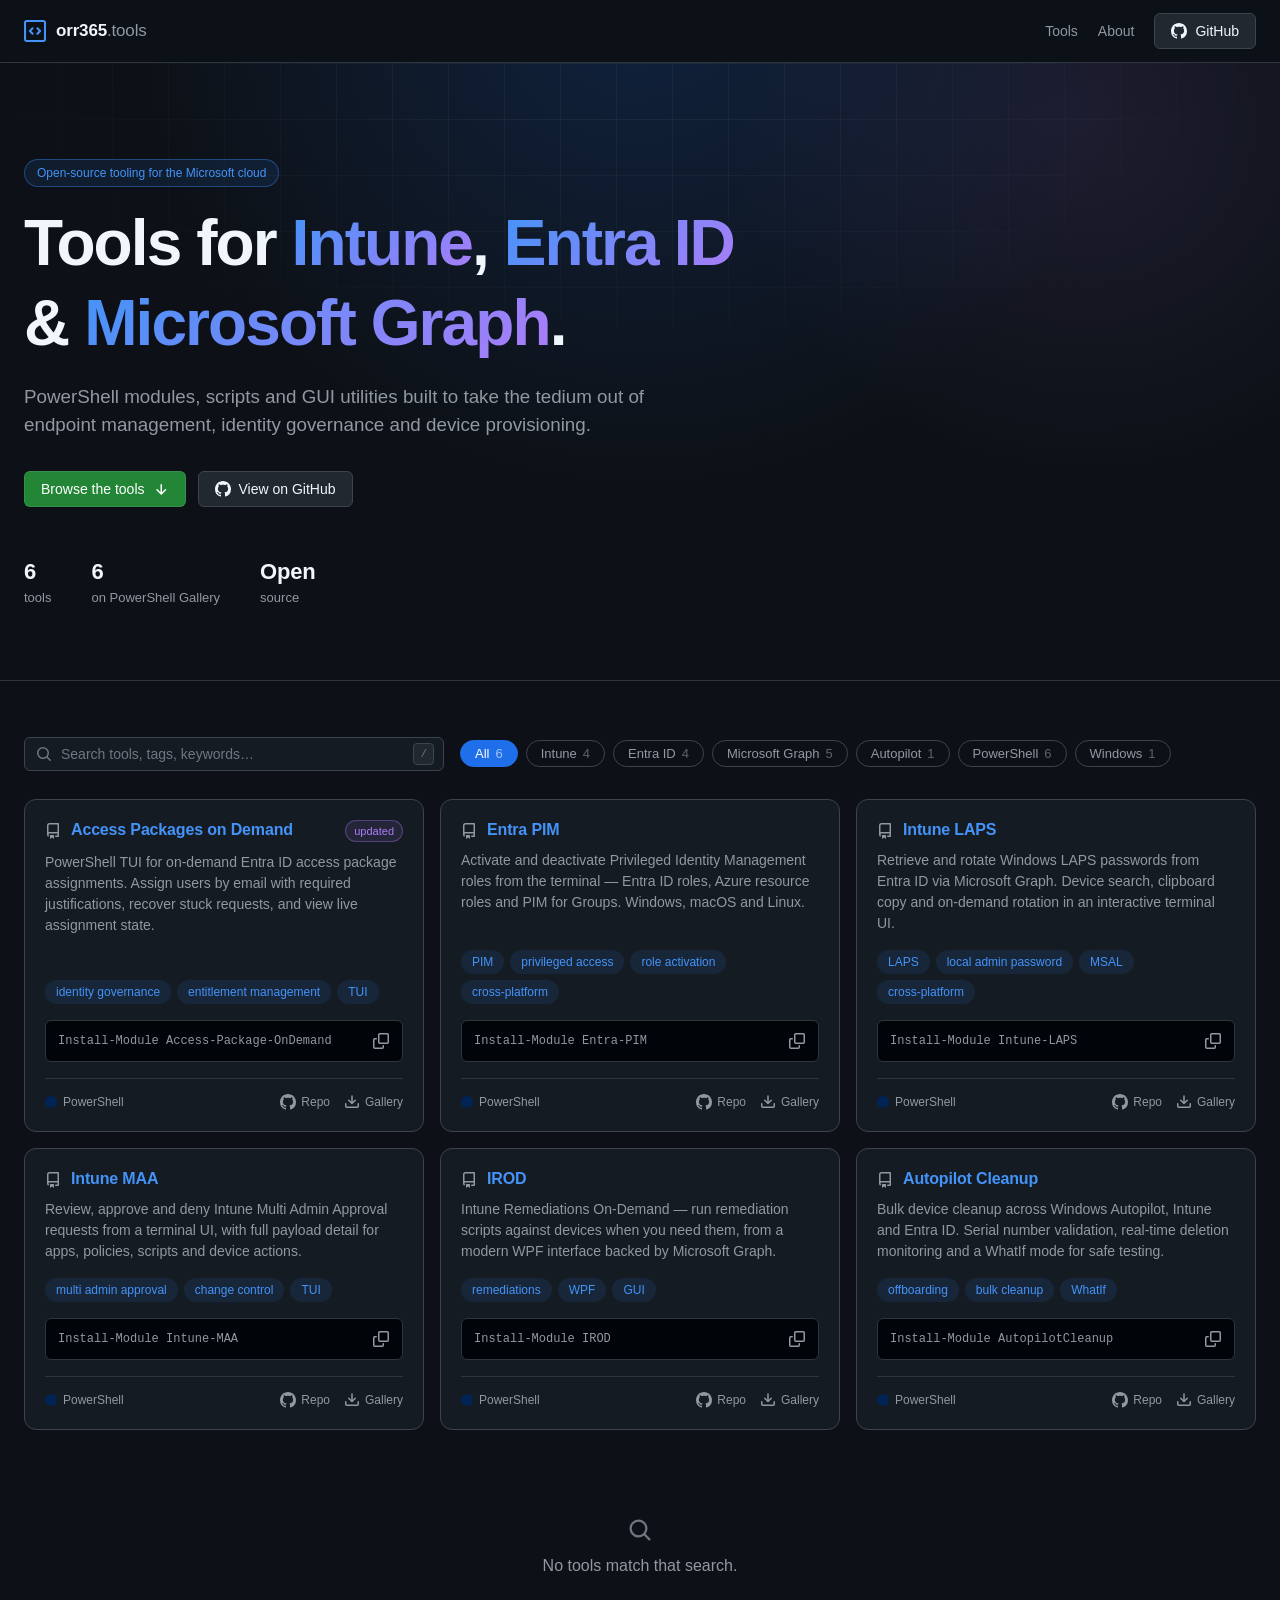
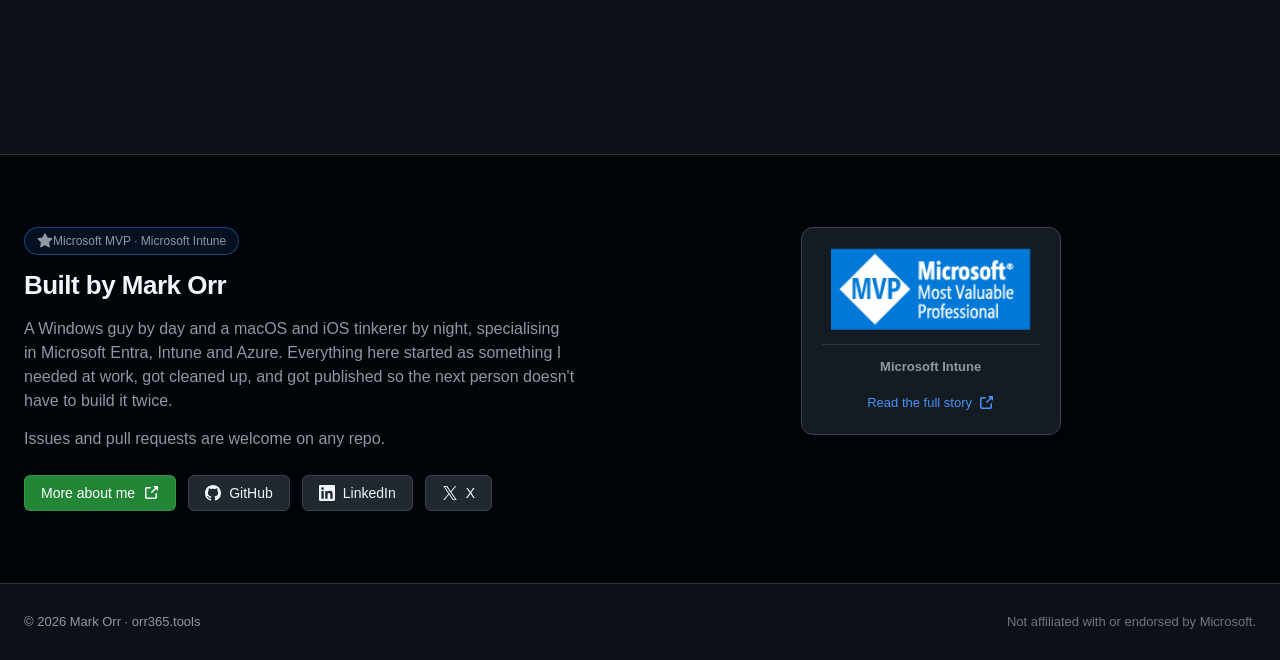
<file: index.html>
<!doctype html>
<html lang="en" data-theme="dark">
<head>
<meta charset="utf-8">
<meta name="viewport" content="width=device-width, initial-scale=1">
<title>orr365.tools — Intune, Entra ID &amp; Microsoft Graph tooling</title>
<meta name="description" content="Open-source PowerShell modules, scripts and GUI utilities for Microsoft Intune, Entra ID, Microsoft Graph and Windows Autopilot.">
<meta name="color-scheme" content="dark">
<meta name="author" content="Mark Orr">

<meta property="og:type" content="website">
<meta property="og:url" content="https://orr365.tools/">
<meta property="og:title" content="orr365.tools — Intune, Entra ID &amp; Microsoft Graph tooling">
<meta property="og:description" content="Open-source PowerShell modules, scripts and GUI utilities for Microsoft Intune, Entra ID, Microsoft Graph and Windows Autopilot.">
<meta name="twitter:card" content="summary_large_image">

<link rel="canonical" href="https://orr365.tools/">
<link rel="icon" href="data:image/svg+xml,%3Csvg xmlns='http://www.w3.org/2000/svg' viewBox='0 0 16 16'%3E%3Crect width='16' height='16' rx='3' fill='%230d1117'/%3E%3Cpath fill='%234493f8' d='M9.22 5.47a.75.75 0 0 1 1.06 0l2 2a.75.75 0 0 1 0 1.06l-2 2a.75.75 0 1 1-1.06-1.06L10.69 8 9.22 6.53a.75.75 0 0 1 0-1.06Zm-2.44 1.06L5.31 8l1.47 1.47a.75.75 0 1 1-1.06 1.06l-2-2a.75.75 0 0 1 0-1.06l2-2a.75.75 0 0 1 1.06 1.06Z'/%3E%3C/svg%3E">
<link rel="stylesheet" href="assets/css/styles.css">
</head>
<body>

<a class="skip-link" href="#tools">Skip to tools</a>

<header class="masthead">
  <div class="wrap masthead__inner">
    <a class="brand" href="/">
      <svg class="icon icon--brand" aria-hidden="true"><use href="#i-terminal"></use></svg>
      <span class="brand__name">orr365<span class="brand__tld">.tools</span></span>
    </a>
    <nav class="masthead__nav">
      <a href="#tools">Tools</a>
      <a href="about.html">About</a>
      <a class="btn btn--ghost" href="https://github.com/markorr321" target="_blank" rel="noopener">
        <svg class="icon" aria-hidden="true"><use href="#i-github"></use></svg>
        GitHub
      </a>
    </nav>
  </div>
</header>

<main>
  <section class="hero">
    <div class="wrap">
      <p class="hero__eyebrow">Open-source tooling for the Microsoft cloud</p>
      <h1 class="hero__title">Tools for <span class="grad">Intune</span>, <span class="grad">Entra ID</span> &amp; <span class="grad">Microsoft Graph</span>.</h1>
      <p class="hero__lede">
        PowerShell modules, scripts and GUI utilities built to take the tedium out of
        endpoint management, identity governance and device provisioning.
      </p>
      <div class="hero__actions">
        <a class="btn btn--primary" href="#tools">
          Browse the tools
          <svg class="icon" aria-hidden="true"><use href="#i-arrow-down"></use></svg>
        </a>
        <a class="btn btn--ghost" href="https://github.com/markorr321" target="_blank" rel="noopener">
          <svg class="icon" aria-hidden="true"><use href="#i-github"></use></svg>
          View on GitHub
        </a>
      </div>
      <ul class="hero__stats">
        <li><strong data-stat="count">—</strong><span>tools</span></li>
        <li><strong data-stat="gallery">—</strong><span>on PowerShell Gallery</span></li>
        <li><strong>Open</strong><span>source</span></li>
      </ul>
    </div>
  </section>

  <section class="tools" id="tools">
    <div class="wrap">
      <div class="tools__bar">
        <div class="search">
          <svg class="icon search__icon" aria-hidden="true"><use href="#i-search"></use></svg>
          <input
            type="search"
            id="search"
            class="search__input"
            placeholder="Search tools, tags, keywords…"
            autocomplete="off"
            spellcheck="false"
            aria-label="Search tools">
          <kbd class="search__kbd">/</kbd>
        </div>
        <div class="filters" id="filters" role="group" aria-label="Filter by category"></div>
      </div>

      <div class="grid" id="grid"></div>

      <p class="empty" id="empty" hidden>
        <svg class="icon icon--lg" aria-hidden="true"><use href="#i-search"></use></svg>
        No tools match that search.
      </p>
    </div>
  </section>

  <section class="about" id="about">
    <div class="wrap about__inner">
      <div>
        <p class="hero__eyebrow">
          <svg class="icon" aria-hidden="true"><use href="#i-star"></use></svg>
          Microsoft MVP · Microsoft Intune
        </p>
        <h2>Built by Mark Orr</h2>
        <p>
          A Windows guy by day and a macOS and iOS tinkerer by night, specialising in
          Microsoft Entra, Intune and Azure. Everything here started as something I needed
          at work, got cleaned up, and got published so the next person doesn't have to
          build it twice.
        </p>
        <p>Issues and pull requests are welcome on any repo.</p>
        <div class="about__links">
          <a class="btn btn--primary" href="about.html">
            More about me
            <svg class="icon" aria-hidden="true"><use href="#i-link-external"></use></svg>
          </a>
          <a class="btn btn--ghost" href="https://github.com/markorr321" target="_blank" rel="noopener">
            <svg class="icon" aria-hidden="true"><use href="#i-github"></use></svg>
            GitHub
          </a>
          <a class="btn btn--ghost" href="https://www.linkedin.com/in/markorr321/" target="_blank" rel="noopener">
            <svg class="icon" aria-hidden="true"><use href="#i-linkedin"></use></svg>
            LinkedIn
          </a>
          <a class="btn btn--ghost" href="https://x.com/MarkHunterOrr" target="_blank" rel="noopener">
            <svg class="icon" aria-hidden="true"><use href="#i-x"></use></svg>
            X
          </a>
        </div>
      </div>
      <aside class="mvp-card">
        <img src="assets/img/mvp-badge.png" alt="Microsoft Most Valuable Professional" width="240" loading="lazy">
        <p class="mvp-card__cat">Microsoft Intune</p>
        <a class="mvp-card__link" href="about.html">
          Read the full story
          <svg class="icon" aria-hidden="true"><use href="#i-link-external"></use></svg>
        </a>
      </aside>
    </div>
  </section>
</main>

<footer class="footer">
  <div class="wrap footer__inner">
    <span>&copy; <span id="year">2026</span> Mark Orr · orr365.tools</span>
    <span class="footer__note">Not affiliated with or endorsed by Microsoft.</span>
  </div>
</footer>

<svg xmlns="http://www.w3.org/2000/svg" style="display:none" aria-hidden="true">
  <symbol id="i-github" viewBox="0 0 16 16"><path d="M8 0c4.42 0 8 3.58 8 8a8.013 8.013 0 0 1-5.45 7.59c-.4.08-.55-.17-.55-.38 0-.27.01-1.13.01-2.2 0-.75-.25-1.23-.54-1.48 1.78-.2 3.65-.88 3.65-3.95 0-.88-.31-1.59-.82-2.15.08-.2.36-1.02-.08-2.12 0 0-.67-.22-2.2.82-.64-.18-1.32-.27-2-.27-.68 0-1.36.09-2 .27-1.53-1.03-2.2-.82-2.2-.82-.44 1.1-.16 1.92-.08 2.12-.51.56-.82 1.28-.82 2.15 0 3.06 1.86 3.75 3.64 3.95-.23.2-.44.55-.51 1.07-.46.21-1.61.55-2.33-.66-.15-.24-.6-.83-1.23-.82-.67.01-.27.38.01.53.34.19.73.9.82 1.13.16.45.68 1.31 2.69.94 0 .67.01 1.3.01 1.49 0 .21-.15.45-.55.38A7.995 7.995 0 0 1 0 8c0-4.42 3.58-8 8-8Z"/></symbol>
  <symbol id="i-repo" viewBox="0 0 16 16"><path d="M2 2.5A2.5 2.5 0 0 1 4.5 0h8.75a.75.75 0 0 1 .75.75v12.5a.75.75 0 0 1-.75.75h-2.5a.75.75 0 0 1 0-1.5h1.75v-2h-8a1 1 0 0 0-.714 1.7.75.75 0 1 1-1.072 1.05A2.495 2.495 0 0 1 2 11.5Zm10.5-1h-8a1 1 0 0 0-1 1v6.708A2.486 2.486 0 0 1 4.5 9h8ZM5 12.25a.25.25 0 0 1 .25-.25h3.5a.25.25 0 0 1 .25.25v3.25a.25.25 0 0 1-.4.2l-1.45-1.087a.249.249 0 0 0-.3 0L5.4 15.7a.25.25 0 0 1-.4-.2Z"/></symbol>
  <symbol id="i-search" viewBox="0 0 16 16"><path d="M10.68 11.74a6 6 0 0 1-7.922-8.982 6 6 0 0 1 8.982 7.922l3.04 3.04a.749.749 0 0 1-.326 1.275.749.749 0 0 1-.734-.215ZM11.5 7a4.499 4.499 0 1 0-8.997 0A4.499 4.499 0 0 0 11.5 7Z"/></symbol>
  <symbol id="i-download" viewBox="0 0 16 16"><path d="M2.75 14A1.75 1.75 0 0 1 1 12.25v-2.5a.75.75 0 0 1 1.5 0v2.5c0 .138.112.25.25.25h10.5a.25.25 0 0 0 .25-.25v-2.5a.75.75 0 0 1 1.5 0v2.5A1.75 1.75 0 0 1 13.25 14Z"/><path d="M7.25 7.689V2a.75.75 0 0 1 1.5 0v5.689l1.97-1.969a.749.749 0 1 1 1.06 1.06l-3.25 3.25a.749.749 0 0 1-1.06 0L4.22 6.78a.749.749 0 1 1 1.06-1.06Z"/></symbol>
  <symbol id="i-book" viewBox="0 0 16 16"><path d="M0 1.75A.75.75 0 0 1 .75 1h4.253c1.227 0 2.317.59 3 1.501A3.743 3.743 0 0 1 11.006 1h4.245a.75.75 0 0 1 .75.75v10.5a.75.75 0 0 1-.75.75h-4.507a2.25 2.25 0 0 0-1.591.659l-.622.621a.75.75 0 0 1-1.06 0l-.622-.621A2.25 2.25 0 0 0 5.258 13H.75a.75.75 0 0 1-.75-.75Zm7.251 10.324.004-5.073-.002-2.253A2.25 2.25 0 0 0 5.003 2.5H1.5v9h3.757a3.75 3.75 0 0 1 1.994.574ZM8.755 4.75l-.004 7.322a3.752 3.752 0 0 1 1.992-.572H14.5v-9h-3.495a2.25 2.25 0 0 0-2.25 2.25Z"/></symbol>
  <symbol id="i-link-external" viewBox="0 0 16 16"><path d="M3.75 2h3.5a.75.75 0 0 1 0 1.5h-3.5a.25.25 0 0 0-.25.25v8.5c0 .138.112.25.25.25h8.5a.25.25 0 0 0 .25-.25v-3.5a.75.75 0 0 1 1.5 0v3.5A1.75 1.75 0 0 1 12.25 14h-8.5A1.75 1.75 0 0 1 2 12.25v-8.5C2 2.784 2.784 2 3.75 2Zm6.854-1h4.146a.25.25 0 0 1 .25.25v4.146a.25.25 0 0 1-.427.177L13.03 4.03 9.28 7.78a.751.751 0 0 1-1.042-.018.751.751 0 0 1-.018-1.042l3.75-3.75-1.543-1.543A.25.25 0 0 1 10.604 1Z"/></symbol>
  <symbol id="i-terminal" viewBox="0 0 16 16"><path d="M0 1.75C0 .784.784 0 1.75 0h12.5C15.216 0 16 .784 16 1.75v12.5A1.75 1.75 0 0 1 14.25 16H1.75A1.75 1.75 0 0 1 0 14.25Zm1.75-.25a.25.25 0 0 0-.25.25v12.5c0 .138.112.25.25.25h12.5a.25.25 0 0 0 .25-.25V1.75a.25.25 0 0 0-.25-.25Zm7.47 3.97a.75.75 0 0 1 1.06 0l2 2a.75.75 0 0 1 0 1.06l-2 2a.749.749 0 0 1-1.275-.326.749.749 0 0 1 .215-.734L10.69 8 9.22 6.53a.75.75 0 0 1 0-1.06ZM6.78 6.53 5.31 8l1.47 1.47a.749.749 0 0 1-.326 1.275.749.749 0 0 1-.734-.215l-2-2a.75.75 0 0 1 0-1.06l2-2a.751.751 0 0 1 1.042.018.751.751 0 0 1 .018 1.042Z"/></symbol>
  <symbol id="i-star" viewBox="0 0 16 16"><path d="M8 .25a.75.75 0 0 1 .673.418l1.882 3.815 4.21.612a.75.75 0 0 1 .416 1.279l-3.046 2.97.719 4.192a.751.751 0 0 1-1.088.791L8 12.347l-3.766 1.98a.75.75 0 0 1-1.088-.79l.72-4.194L.818 6.374a.75.75 0 0 1 .416-1.28l4.21-.611L7.327.668A.75.75 0 0 1 8 .25Z"/></symbol>
  <symbol id="i-linkedin" viewBox="0 0 16 16"><path d="M13.632 13.635h-2.37V9.922c0-.886-.018-2.025-1.234-2.025-1.235 0-1.424.964-1.424 1.96v3.778h-2.37V6H8.51v1.043h.032c.317-.601 1.092-1.235 2.247-1.235 2.4 0 2.845 1.58 2.845 3.637v4.19ZM3.558 4.955a1.376 1.376 0 1 1 0-2.753 1.376 1.376 0 0 1 0 2.753Zm1.188 8.68H2.372V6h2.374v7.635ZM14.816 0H1.18C.528 0 0 .516 0 1.153v13.694C0 15.484.528 16 1.18 16h13.635c.652 0 1.185-.516 1.185-1.153V1.153C16 .516 15.467 0 14.815 0Z"/></symbol>
  <symbol id="i-x" viewBox="0 0 16 16"><path d="M9.294 6.928 14.357 1h-1.2L8.762 6.147 5.25 1H1.2l5.31 7.784L1.2 15h1.2l4.642-5.436L10.751 15h4.05L9.294 6.928ZM7.651 8.852l-.538-.775L2.832 1.91h1.843l3.454 4.977.538.775 4.491 6.47h-1.843L7.651 8.852Z"/></symbol>
  <symbol id="i-copy" viewBox="0 0 16 16"><path d="M0 6.75C0 5.784.784 5 1.75 5h1.5a.75.75 0 0 1 0 1.5h-1.5a.25.25 0 0 0-.25.25v7.5c0 .138.112.25.25.25h7.5a.25.25 0 0 0 .25-.25v-1.5a.75.75 0 0 1 1.5 0v1.5A1.75 1.75 0 0 1 9.25 16h-7.5A1.75 1.75 0 0 1 0 14.25Z"/><path d="M5 1.75C5 .784 5.784 0 6.75 0h7.5C15.216 0 16 .784 16 1.75v7.5A1.75 1.75 0 0 1 14.25 11h-7.5A1.75 1.75 0 0 1 5 9.25Zm1.75-.25a.25.25 0 0 0-.25.25v7.5c0 .138.112.25.25.25h7.5a.25.25 0 0 0 .25-.25v-7.5a.25.25 0 0 0-.25-.25Z"/></symbol>
  <symbol id="i-check" viewBox="0 0 16 16"><path d="M13.78 4.22a.75.75 0 0 1 0 1.06l-7.25 7.25a.75.75 0 0 1-1.06 0L1.72 9.28a.751.751 0 0 1 .018-1.042.751.751 0 0 1 1.042-.018L6 11.44l6.72-6.72a.75.75 0 0 1 1.06 0Z"/></symbol>
  <symbol id="i-arrow-down" viewBox="0 0 16 16"><path d="M13.03 8.22a.75.75 0 0 1 0 1.06l-4.25 4.25a.75.75 0 0 1-1.06 0L3.47 9.28a.751.751 0 0 1 .018-1.042.751.751 0 0 1 1.042-.018l2.97 2.97V3.75a.75.75 0 0 1 1.5 0v7.44l2.97-2.97a.75.75 0 0 1 1.06 0Z"/></symbol>
</svg>

<script src="assets/js/tools.js"></script>
<script src="assets/js/app.js"></script>
</body>
</html>
</file>
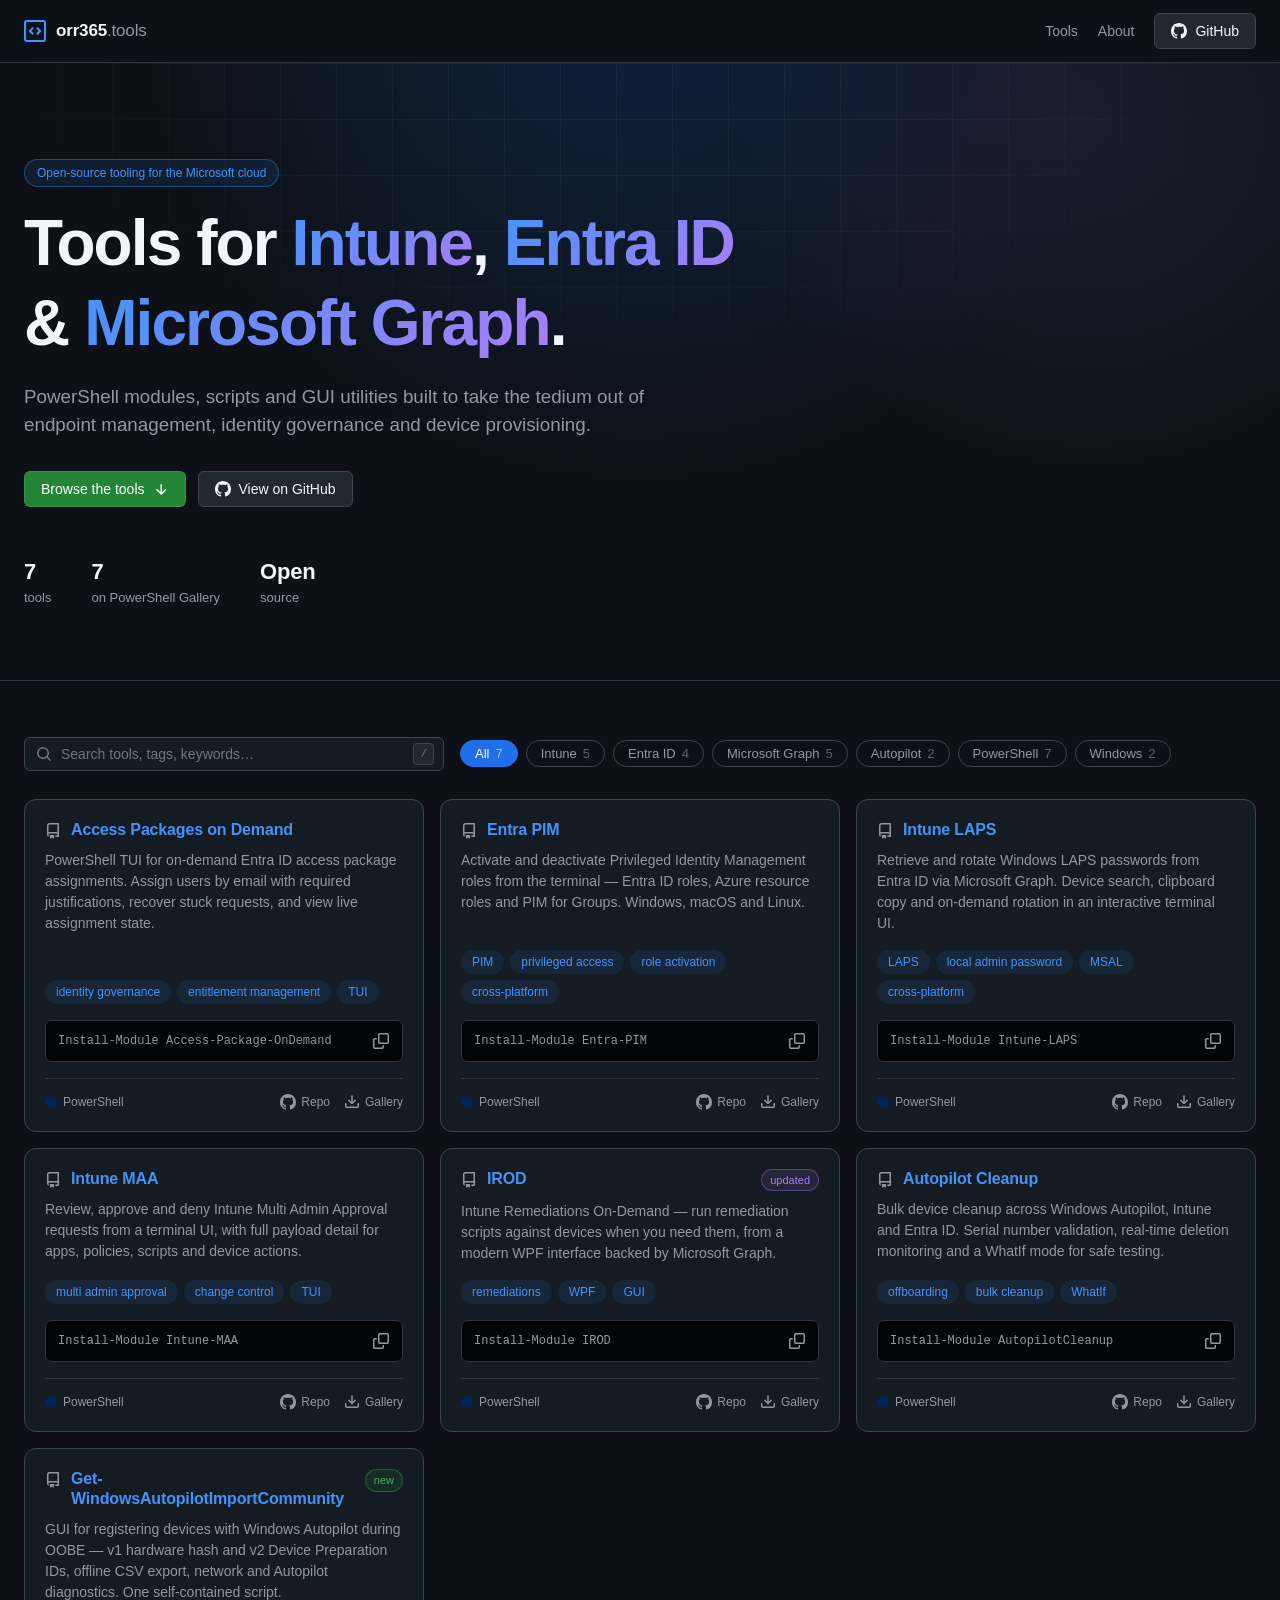
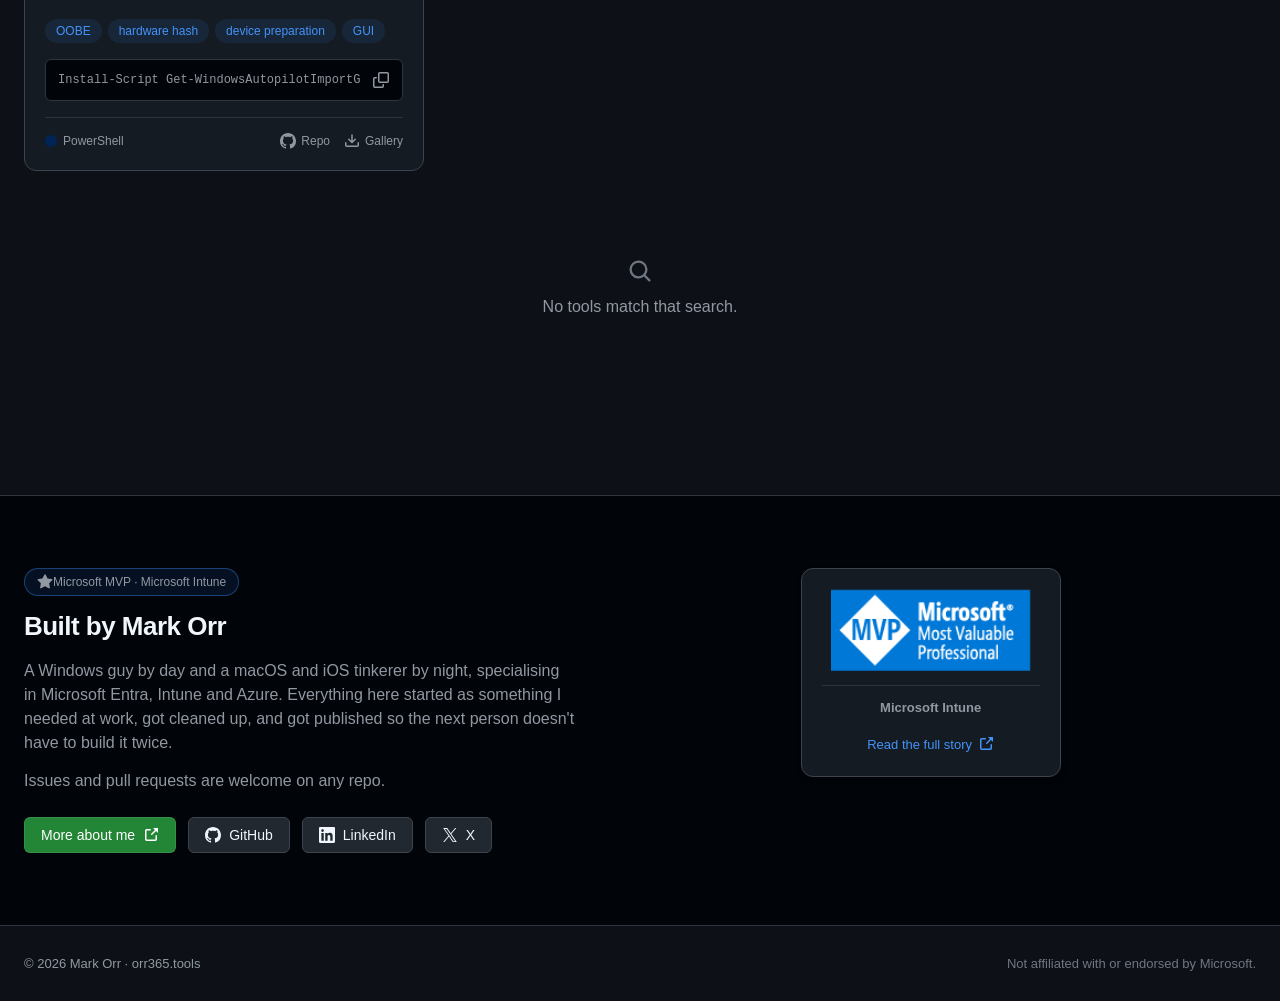
<file: public/index.html>
<!doctype html>
<html lang="en" data-theme="dark">
<head>
<meta charset="utf-8">
<meta name="viewport" content="width=device-width, initial-scale=1">
<title>orr365.tools — Intune, Entra ID &amp; Microsoft Graph tooling</title>
<meta name="description" content="Open-source PowerShell modules, scripts and GUI utilities for Microsoft Intune, Entra ID, Microsoft Graph and Windows Autopilot.">
<meta name="color-scheme" content="dark">
<meta name="author" content="Mark Orr">

<meta property="og:type" content="website">
<meta property="og:url" content="https://orr365.tools/">
<meta property="og:title" content="orr365.tools — Intune, Entra ID &amp; Microsoft Graph tooling">
<meta property="og:description" content="Open-source PowerShell modules, scripts and GUI utilities for Microsoft Intune, Entra ID, Microsoft Graph and Windows Autopilot.">
<meta name="twitter:card" content="summary_large_image">

<link rel="canonical" href="https://orr365.tools/">
<link rel="icon" href="data:image/svg+xml,%3Csvg xmlns='http://www.w3.org/2000/svg' viewBox='0 0 16 16'%3E%3Crect width='16' height='16' rx='3' fill='%230d1117'/%3E%3Cpath fill='%234493f8' d='M9.22 5.47a.75.75 0 0 1 1.06 0l2 2a.75.75 0 0 1 0 1.06l-2 2a.75.75 0 1 1-1.06-1.06L10.69 8 9.22 6.53a.75.75 0 0 1 0-1.06Zm-2.44 1.06L5.31 8l1.47 1.47a.75.75 0 1 1-1.06 1.06l-2-2a.75.75 0 0 1 0-1.06l2-2a.75.75 0 0 1 1.06 1.06Z'/%3E%3C/svg%3E">
<link rel="stylesheet" href="assets/css/styles.css">
</head>
<body>

<a class="skip-link" href="#tools">Skip to tools</a>

<header class="masthead">
  <div class="wrap masthead__inner">
    <a class="brand" href="/">
      <svg class="icon icon--brand" aria-hidden="true"><use href="#i-terminal"></use></svg>
      <span class="brand__name">orr365<span class="brand__tld">.tools</span></span>
    </a>
    <nav class="masthead__nav">
      <a href="#tools">Tools</a>
      <a href="about.html">About</a>
      <a class="btn btn--ghost" href="https://github.com/markorr321" target="_blank" rel="noopener">
        <svg class="icon" aria-hidden="true"><use href="#i-github"></use></svg>
        GitHub
      </a>
    </nav>
  </div>
</header>

<main>
  <section class="hero">
    <div class="wrap">
      <p class="hero__eyebrow">Open-source tooling for the Microsoft cloud</p>
      <h1 class="hero__title">Tools for <span class="grad">Intune</span>, <span class="grad">Entra ID</span> &amp; <span class="grad">Microsoft Graph</span>.</h1>
      <p class="hero__lede">
        PowerShell modules, scripts and GUI utilities built to take the tedium out of
        endpoint management, identity governance and device provisioning.
      </p>
      <div class="hero__actions">
        <a class="btn btn--primary" href="#tools">
          Browse the tools
          <svg class="icon" aria-hidden="true"><use href="#i-arrow-down"></use></svg>
        </a>
        <a class="btn btn--ghost" href="https://github.com/markorr321" target="_blank" rel="noopener">
          <svg class="icon" aria-hidden="true"><use href="#i-github"></use></svg>
          View on GitHub
        </a>
      </div>
      <ul class="hero__stats">
        <li><strong data-stat="count">—</strong><span>tools</span></li>
        <li><strong data-stat="gallery">—</strong><span>on PowerShell Gallery</span></li>
        <li><strong>Open</strong><span>source</span></li>
      </ul>
    </div>
  </section>

  <section class="tools" id="tools">
    <div class="wrap">
      <div class="tools__bar">
        <div class="search">
          <svg class="icon search__icon" aria-hidden="true"><use href="#i-search"></use></svg>
          <input
            type="search"
            id="search"
            class="search__input"
            placeholder="Search tools, tags, keywords…"
            autocomplete="off"
            spellcheck="false"
            aria-label="Search tools">
          <kbd class="search__kbd">/</kbd>
        </div>
        <div class="filters" id="filters" role="group" aria-label="Filter by category"></div>
      </div>

      <div class="grid" id="grid"></div>

      <p class="empty" id="empty" hidden>
        <svg class="icon icon--lg" aria-hidden="true"><use href="#i-search"></use></svg>
        No tools match that search.
      </p>
    </div>
  </section>

  <section class="about" id="about">
    <div class="wrap about__inner">
      <div>
        <p class="hero__eyebrow">
          <svg class="icon" aria-hidden="true"><use href="#i-star"></use></svg>
          Microsoft MVP · Microsoft Intune
        </p>
        <h2>Built by Mark Orr</h2>
        <p>
          A Windows guy by day and a macOS and iOS tinkerer by night, specialising in
          Microsoft Entra, Intune and Azure. Everything here started as something I needed
          at work, got cleaned up, and got published so the next person doesn't have to
          build it twice.
        </p>
        <p>Issues and pull requests are welcome on any repo.</p>
        <div class="about__links">
          <a class="btn btn--primary" href="about.html">
            More about me
            <svg class="icon" aria-hidden="true"><use href="#i-link-external"></use></svg>
          </a>
          <a class="btn btn--ghost" href="https://github.com/markorr321" target="_blank" rel="noopener">
            <svg class="icon" aria-hidden="true"><use href="#i-github"></use></svg>
            GitHub
          </a>
          <a class="btn btn--ghost" href="https://www.linkedin.com/in/markorr321/" target="_blank" rel="noopener">
            <svg class="icon" aria-hidden="true"><use href="#i-linkedin"></use></svg>
            LinkedIn
          </a>
          <a class="btn btn--ghost" href="https://x.com/MarkHunterOrr" target="_blank" rel="noopener">
            <svg class="icon" aria-hidden="true"><use href="#i-x"></use></svg>
            X
          </a>
        </div>
      </div>
      <aside class="mvp-card">
        <img src="assets/img/mvp-badge.png" alt="Microsoft Most Valuable Professional" width="240" loading="lazy">
        <p class="mvp-card__cat">Microsoft Intune</p>
        <a class="mvp-card__link" href="about.html">
          Read the full story
          <svg class="icon" aria-hidden="true"><use href="#i-link-external"></use></svg>
        </a>
      </aside>
    </div>
  </section>
</main>

<footer class="footer">
  <div class="wrap footer__inner">
    <span>&copy; <span id="year">2026</span> Mark Orr · orr365.tools</span>
    <span class="footer__note">Not affiliated with or endorsed by Microsoft.</span>
  </div>
</footer>

<svg xmlns="http://www.w3.org/2000/svg" style="display:none" aria-hidden="true">
  <symbol id="i-github" viewBox="0 0 16 16"><path d="M8 0c4.42 0 8 3.58 8 8a8.013 8.013 0 0 1-5.45 7.59c-.4.08-.55-.17-.55-.38 0-.27.01-1.13.01-2.2 0-.75-.25-1.23-.54-1.48 1.78-.2 3.65-.88 3.65-3.95 0-.88-.31-1.59-.82-2.15.08-.2.36-1.02-.08-2.12 0 0-.67-.22-2.2.82-.64-.18-1.32-.27-2-.27-.68 0-1.36.09-2 .27-1.53-1.03-2.2-.82-2.2-.82-.44 1.1-.16 1.92-.08 2.12-.51.56-.82 1.28-.82 2.15 0 3.06 1.86 3.75 3.64 3.95-.23.2-.44.55-.51 1.07-.46.21-1.61.55-2.33-.66-.15-.24-.6-.83-1.23-.82-.67.01-.27.38.01.53.34.19.73.9.82 1.13.16.45.68 1.31 2.69.94 0 .67.01 1.3.01 1.49 0 .21-.15.45-.55.38A7.995 7.995 0 0 1 0 8c0-4.42 3.58-8 8-8Z"/></symbol>
  <symbol id="i-repo" viewBox="0 0 16 16"><path d="M2 2.5A2.5 2.5 0 0 1 4.5 0h8.75a.75.75 0 0 1 .75.75v12.5a.75.75 0 0 1-.75.75h-2.5a.75.75 0 0 1 0-1.5h1.75v-2h-8a1 1 0 0 0-.714 1.7.75.75 0 1 1-1.072 1.05A2.495 2.495 0 0 1 2 11.5Zm10.5-1h-8a1 1 0 0 0-1 1v6.708A2.486 2.486 0 0 1 4.5 9h8ZM5 12.25a.25.25 0 0 1 .25-.25h3.5a.25.25 0 0 1 .25.25v3.25a.25.25 0 0 1-.4.2l-1.45-1.087a.249.249 0 0 0-.3 0L5.4 15.7a.25.25 0 0 1-.4-.2Z"/></symbol>
  <symbol id="i-search" viewBox="0 0 16 16"><path d="M10.68 11.74a6 6 0 0 1-7.922-8.982 6 6 0 0 1 8.982 7.922l3.04 3.04a.749.749 0 0 1-.326 1.275.749.749 0 0 1-.734-.215ZM11.5 7a4.499 4.499 0 1 0-8.997 0A4.499 4.499 0 0 0 11.5 7Z"/></symbol>
  <symbol id="i-download" viewBox="0 0 16 16"><path d="M2.75 14A1.75 1.75 0 0 1 1 12.25v-2.5a.75.75 0 0 1 1.5 0v2.5c0 .138.112.25.25.25h10.5a.25.25 0 0 0 .25-.25v-2.5a.75.75 0 0 1 1.5 0v2.5A1.75 1.75 0 0 1 13.25 14Z"/><path d="M7.25 7.689V2a.75.75 0 0 1 1.5 0v5.689l1.97-1.969a.749.749 0 1 1 1.06 1.06l-3.25 3.25a.749.749 0 0 1-1.06 0L4.22 6.78a.749.749 0 1 1 1.06-1.06Z"/></symbol>
  <symbol id="i-book" viewBox="0 0 16 16"><path d="M0 1.75A.75.75 0 0 1 .75 1h4.253c1.227 0 2.317.59 3 1.501A3.743 3.743 0 0 1 11.006 1h4.245a.75.75 0 0 1 .75.75v10.5a.75.75 0 0 1-.75.75h-4.507a2.25 2.25 0 0 0-1.591.659l-.622.621a.75.75 0 0 1-1.06 0l-.622-.621A2.25 2.25 0 0 0 5.258 13H.75a.75.75 0 0 1-.75-.75Zm7.251 10.324.004-5.073-.002-2.253A2.25 2.25 0 0 0 5.003 2.5H1.5v9h3.757a3.75 3.75 0 0 1 1.994.574ZM8.755 4.75l-.004 7.322a3.752 3.752 0 0 1 1.992-.572H14.5v-9h-3.495a2.25 2.25 0 0 0-2.25 2.25Z"/></symbol>
  <symbol id="i-link-external" viewBox="0 0 16 16"><path d="M3.75 2h3.5a.75.75 0 0 1 0 1.5h-3.5a.25.25 0 0 0-.25.25v8.5c0 .138.112.25.25.25h8.5a.25.25 0 0 0 .25-.25v-3.5a.75.75 0 0 1 1.5 0v3.5A1.75 1.75 0 0 1 12.25 14h-8.5A1.75 1.75 0 0 1 2 12.25v-8.5C2 2.784 2.784 2 3.75 2Zm6.854-1h4.146a.25.25 0 0 1 .25.25v4.146a.25.25 0 0 1-.427.177L13.03 4.03 9.28 7.78a.751.751 0 0 1-1.042-.018.751.751 0 0 1-.018-1.042l3.75-3.75-1.543-1.543A.25.25 0 0 1 10.604 1Z"/></symbol>
  <symbol id="i-terminal" viewBox="0 0 16 16"><path d="M0 1.75C0 .784.784 0 1.75 0h12.5C15.216 0 16 .784 16 1.75v12.5A1.75 1.75 0 0 1 14.25 16H1.75A1.75 1.75 0 0 1 0 14.25Zm1.75-.25a.25.25 0 0 0-.25.25v12.5c0 .138.112.25.25.25h12.5a.25.25 0 0 0 .25-.25V1.75a.25.25 0 0 0-.25-.25Zm7.47 3.97a.75.75 0 0 1 1.06 0l2 2a.75.75 0 0 1 0 1.06l-2 2a.749.749 0 0 1-1.275-.326.749.749 0 0 1 .215-.734L10.69 8 9.22 6.53a.75.75 0 0 1 0-1.06ZM6.78 6.53 5.31 8l1.47 1.47a.749.749 0 0 1-.326 1.275.749.749 0 0 1-.734-.215l-2-2a.75.75 0 0 1 0-1.06l2-2a.751.751 0 0 1 1.042.018.751.751 0 0 1 .018 1.042Z"/></symbol>
  <symbol id="i-star" viewBox="0 0 16 16"><path d="M8 .25a.75.75 0 0 1 .673.418l1.882 3.815 4.21.612a.75.75 0 0 1 .416 1.279l-3.046 2.97.719 4.192a.751.751 0 0 1-1.088.791L8 12.347l-3.766 1.98a.75.75 0 0 1-1.088-.79l.72-4.194L.818 6.374a.75.75 0 0 1 .416-1.28l4.21-.611L7.327.668A.75.75 0 0 1 8 .25Z"/></symbol>
  <symbol id="i-linkedin" viewBox="0 0 16 16"><path d="M13.632 13.635h-2.37V9.922c0-.886-.018-2.025-1.234-2.025-1.235 0-1.424.964-1.424 1.96v3.778h-2.37V6H8.51v1.043h.032c.317-.601 1.092-1.235 2.247-1.235 2.4 0 2.845 1.58 2.845 3.637v4.19ZM3.558 4.955a1.376 1.376 0 1 1 0-2.753 1.376 1.376 0 0 1 0 2.753Zm1.188 8.68H2.372V6h2.374v7.635ZM14.816 0H1.18C.528 0 0 .516 0 1.153v13.694C0 15.484.528 16 1.18 16h13.635c.652 0 1.185-.516 1.185-1.153V1.153C16 .516 15.467 0 14.815 0Z"/></symbol>
  <symbol id="i-x" viewBox="0 0 16 16"><path d="M9.294 6.928 14.357 1h-1.2L8.762 6.147 5.25 1H1.2l5.31 7.784L1.2 15h1.2l4.642-5.436L10.751 15h4.05L9.294 6.928ZM7.651 8.852l-.538-.775L2.832 1.91h1.843l3.454 4.977.538.775 4.491 6.47h-1.843L7.651 8.852Z"/></symbol>
  <symbol id="i-copy" viewBox="0 0 16 16"><path d="M0 6.75C0 5.784.784 5 1.75 5h1.5a.75.75 0 0 1 0 1.5h-1.5a.25.25 0 0 0-.25.25v7.5c0 .138.112.25.25.25h7.5a.25.25 0 0 0 .25-.25v-1.5a.75.75 0 0 1 1.5 0v1.5A1.75 1.75 0 0 1 9.25 16h-7.5A1.75 1.75 0 0 1 0 14.25Z"/><path d="M5 1.75C5 .784 5.784 0 6.75 0h7.5C15.216 0 16 .784 16 1.75v7.5A1.75 1.75 0 0 1 14.25 11h-7.5A1.75 1.75 0 0 1 5 9.25Zm1.75-.25a.25.25 0 0 0-.25.25v7.5c0 .138.112.25.25.25h7.5a.25.25 0 0 0 .25-.25v-7.5a.25.25 0 0 0-.25-.25Z"/></symbol>
  <symbol id="i-check" viewBox="0 0 16 16"><path d="M13.78 4.22a.75.75 0 0 1 0 1.06l-7.25 7.25a.75.75 0 0 1-1.06 0L1.72 9.28a.751.751 0 0 1 .018-1.042.751.751 0 0 1 1.042-.018L6 11.44l6.72-6.72a.75.75 0 0 1 1.06 0Z"/></symbol>
  <symbol id="i-arrow-down" viewBox="0 0 16 16"><path d="M13.03 8.22a.75.75 0 0 1 0 1.06l-4.25 4.25a.75.75 0 0 1-1.06 0L3.47 9.28a.751.751 0 0 1 .018-1.042.751.751 0 0 1 1.042-.018l2.97 2.97V3.75a.75.75 0 0 1 1.5 0v7.44l2.97-2.97a.75.75 0 0 1 1.06 0Z"/></symbol>
</svg>

<!-- Bump ?v= when either script changes: the JS is cached for an hour, but
     this page always revalidates, so a new query string lands immediately. -->
<script src="assets/js/tools.js?v=2026-11-26"></script>
<script src="assets/js/app.js?v=2026-11-26"></script>
</body>
</html>
</file>
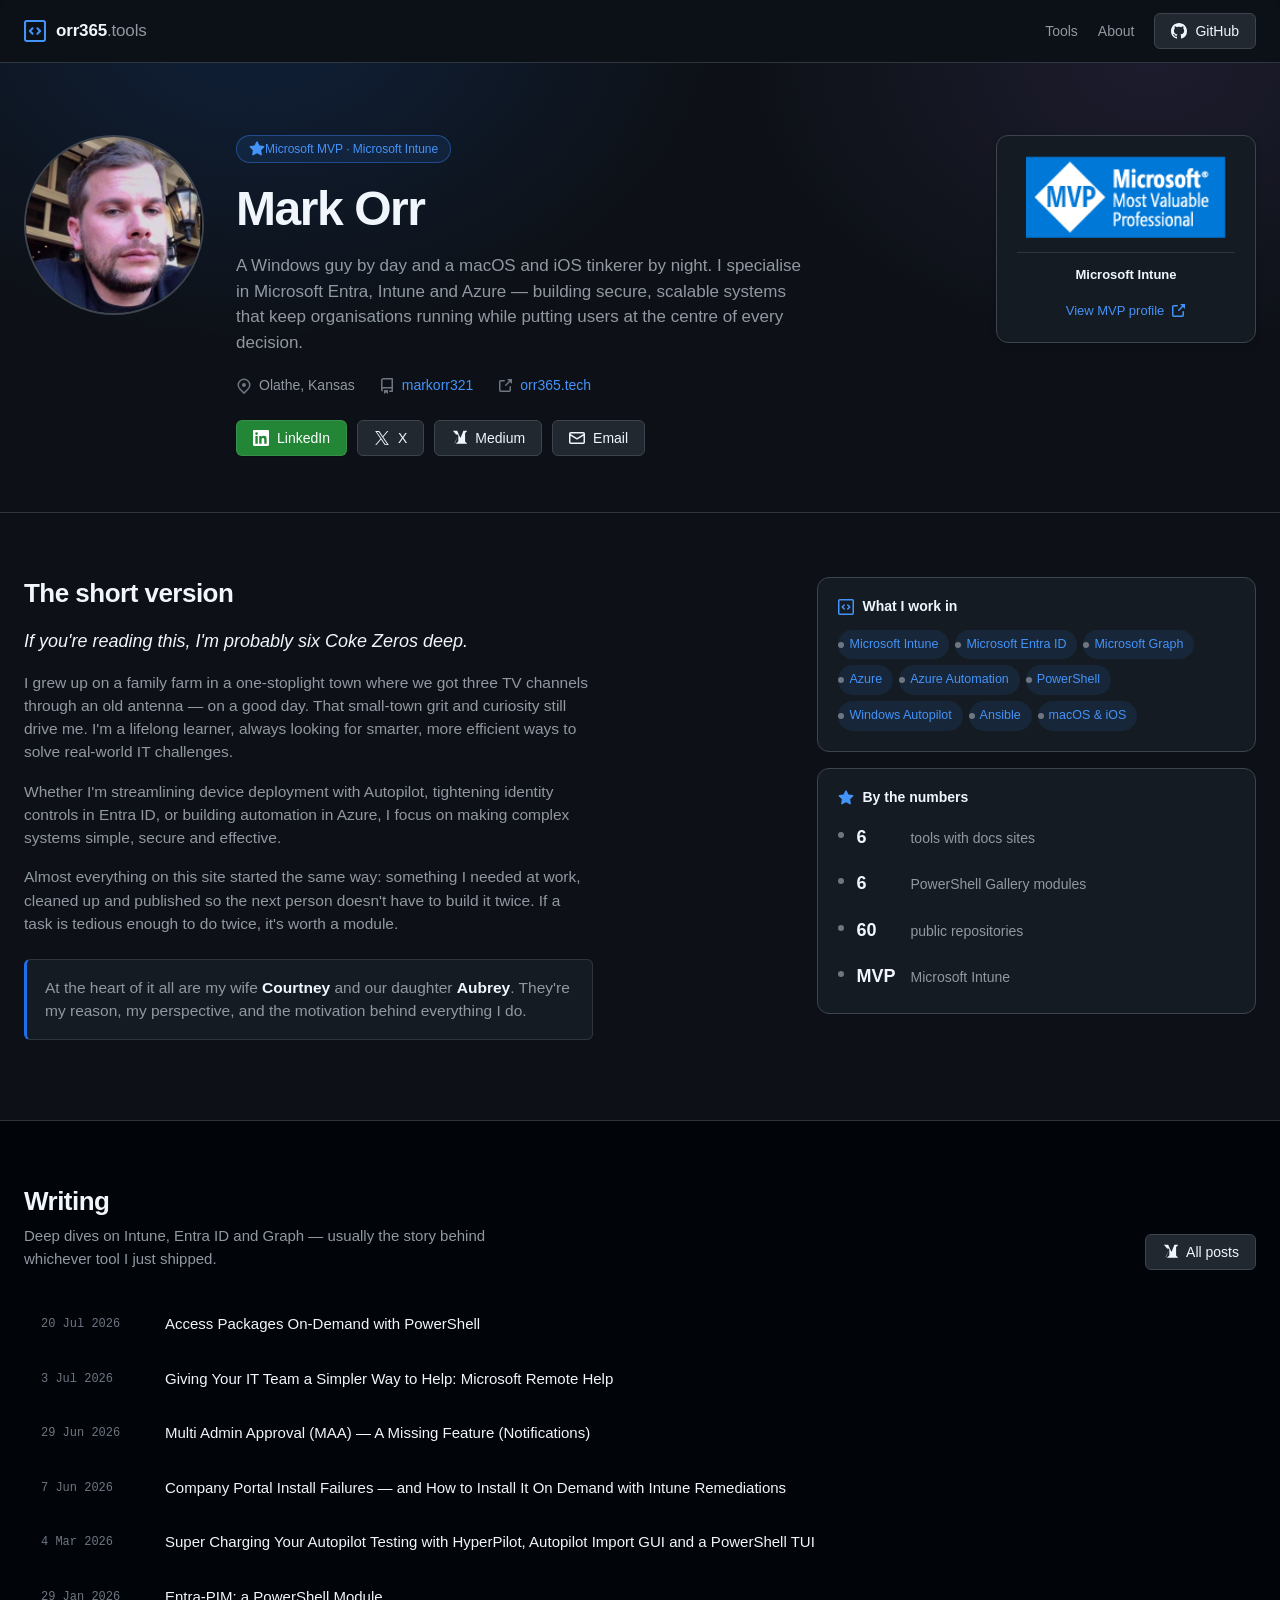
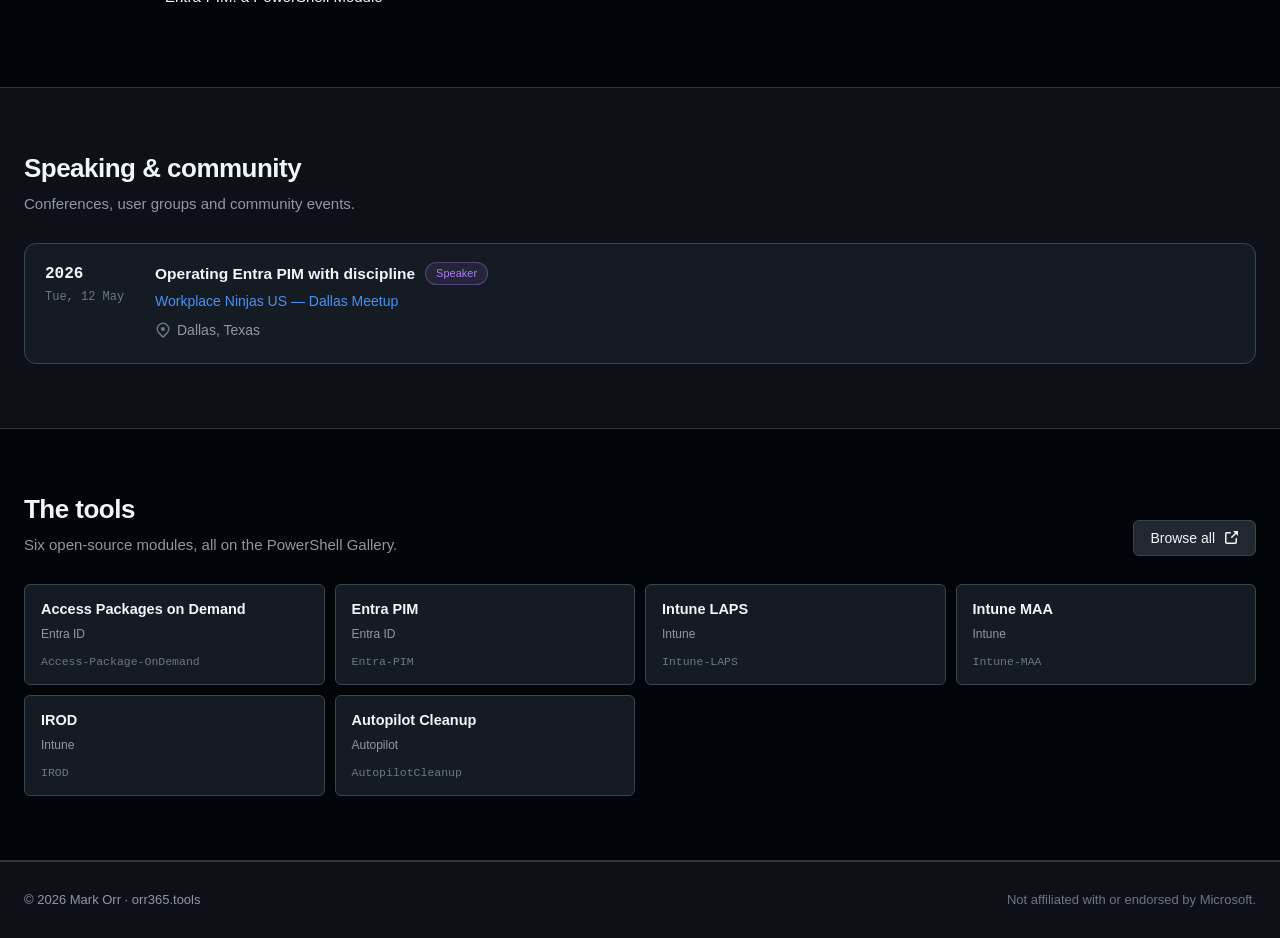
<file: about.html>
<!doctype html>
<html lang="en" data-theme="dark">
<head>
<meta charset="utf-8">
<meta name="viewport" content="width=device-width, initial-scale=1">
<title>About Mark Orr — Microsoft MVP | orr365.tools</title>
<meta name="description" content="Mark Orr is a Microsoft MVP for Microsoft Intune, building open-source PowerShell tooling for Entra ID, Intune, Microsoft Graph and Windows Autopilot.">
<meta name="color-scheme" content="dark">
<meta name="author" content="Mark Orr">

<meta property="og:type" content="profile">
<meta property="og:url" content="https://orr365.tools/about.html">
<meta property="og:title" content="About Mark Orr — Microsoft MVP">
<meta property="og:description" content="Microsoft MVP for Microsoft Intune. Entra ID, Intune, Azure and PowerShell.">
<meta name="twitter:card" content="summary_large_image">
<meta name="twitter:creator" content="@MarkHunterOrr">

<link rel="canonical" href="https://orr365.tools/about.html">
<link rel="icon" href="data:image/svg+xml,%3Csvg xmlns='http://www.w3.org/2000/svg' viewBox='0 0 16 16'%3E%3Crect width='16' height='16' rx='3' fill='%230d1117'/%3E%3Cpath fill='%234493f8' d='M9.22 5.47a.75.75 0 0 1 1.06 0l2 2a.75.75 0 0 1 0 1.06l-2 2a.75.75 0 1 1-1.06-1.06L10.69 8 9.22 6.53a.75.75 0 0 1 0-1.06Zm-2.44 1.06L5.31 8l1.47 1.47a.75.75 0 1 1-1.06 1.06l-2-2a.75.75 0 0 1 0-1.06l2-2a.75.75 0 0 1 1.06 1.06Z'/%3E%3C/svg%3E">
<link rel="stylesheet" href="assets/css/styles.css">
</head>
<body>

<a class="skip-link" href="#story">Skip to content</a>

<header class="masthead">
  <div class="wrap masthead__inner">
    <a class="brand" href="index.html">
      <svg class="icon icon--brand" aria-hidden="true"><use href="#i-terminal"></use></svg>
      <span class="brand__name">orr365<span class="brand__tld">.tools</span></span>
    </a>
    <nav class="masthead__nav">
      <a href="index.html#tools">Tools</a>
      <a href="about.html" aria-current="page">About</a>
      <a class="btn btn--ghost" href="https://github.com/markorr321" target="_blank" rel="noopener">
        <svg class="icon" aria-hidden="true"><use href="#i-github"></use></svg>
        GitHub
      </a>
    </nav>
  </div>
</header>

<main>

  <!-- ==================================================== profile header -->
  <section class="profile">
    <div class="wrap profile__inner">
      <div class="profile__photo">
        <img src="assets/img/mark-orr.png" alt="Mark Orr" width="180" height="180" loading="eager">
      </div>

      <div class="profile__body">
        <p class="hero__eyebrow">
          <svg class="icon" aria-hidden="true"><use href="#i-star"></use></svg>
          Microsoft MVP · Microsoft Intune
        </p>
        <h1 class="profile__name">Mark Orr</h1>
        <p class="profile__tagline">
          A Windows guy by day and a macOS and iOS tinkerer by night. I specialise in
          Microsoft Entra, Intune and Azure — building secure, scalable systems that keep
          organisations running while putting users at the centre of every decision.
        </p>

        <ul class="profile__meta">
          <li>
            <svg class="icon" aria-hidden="true"><use href="#i-location"></use></svg>
            Olathe, Kansas
          </li>
          <li>
            <svg class="icon" aria-hidden="true"><use href="#i-repo"></use></svg>
            <a href="https://github.com/markorr321" target="_blank" rel="noopener">markorr321</a>
          </li>
          <li>
            <svg class="icon" aria-hidden="true"><use href="#i-link-external"></use></svg>
            <a href="https://orr365.tech/" target="_blank" rel="noopener">orr365.tech</a>
          </li>
        </ul>

        <div class="profile__actions">
          <a class="btn btn--primary" href="https://www.linkedin.com/in/markorr321/" target="_blank" rel="noopener">
            <svg class="icon" aria-hidden="true"><use href="#i-linkedin"></use></svg>
            LinkedIn
          </a>
          <a class="btn btn--ghost" href="https://x.com/MarkHunterOrr" target="_blank" rel="noopener">
            <svg class="icon" aria-hidden="true"><use href="#i-x"></use></svg>
            X
          </a>
          <a class="btn btn--ghost" href="https://medium.com/@markhunterorr" target="_blank" rel="noopener">
            <svg class="icon" aria-hidden="true"><use href="#i-medium"></use></svg>
            Medium
          </a>
          <a class="btn btn--ghost" href="mailto:mark@orr365.tech">
            <svg class="icon" aria-hidden="true"><use href="#i-mail"></use></svg>
            Email
          </a>
        </div>
      </div>

      <aside class="mvp-card">
        <img src="assets/img/mvp-badge.png" alt="Microsoft Most Valuable Professional" width="240" loading="lazy">
        <p class="mvp-card__cat">Microsoft Intune</p>
        <a class="mvp-card__link"
           href="https://mvp.microsoft.com/en-US/mvp/profile/7694603b-9fa5-472e-b0a5-1e70a3eb6568"
           target="_blank" rel="noopener">
          View MVP profile
          <svg class="icon" aria-hidden="true"><use href="#i-link-external"></use></svg>
        </a>
      </aside>
    </div>
  </section>

  <!-- ============================================================== story -->
  <section class="section" id="story">
    <div class="wrap prose-grid">
      <div class="prose">
        <h2>The short version</h2>
        <p class="prose__lead">If you're reading this, I'm probably six Coke Zeros deep.</p>
        <p>
          I grew up on a family farm in a one-stoplight town where we got three TV channels
          through an old antenna — on a good day. That small-town grit and curiosity still
          drive me. I'm a lifelong learner, always looking for smarter, more efficient ways
          to solve real-world IT challenges.
        </p>
        <p>
          Whether I'm streamlining device deployment with Autopilot, tightening identity
          controls in Entra ID, or building automation in Azure, I focus on making complex
          systems simple, secure and effective.
        </p>
        <p>
          Almost everything on this site started the same way: something I needed at work,
          cleaned up and published so the next person doesn't have to build it twice. If a
          task is tedious enough to do twice, it's worth a module.
        </p>
        <p class="prose__note">
          At the heart of it all are my wife <strong>Courtney</strong> and our daughter
          <strong>Aubrey</strong>. They're my reason, my perspective, and the motivation
          behind everything I do.
        </p>
      </div>

      <aside class="side-stack">
        <div class="callout">
          <h3><svg class="icon" aria-hidden="true"><use href="#i-terminal"></use></svg> What I work in</h3>
          <ul class="pill-list">
            <li>Microsoft Intune</li>
            <li>Microsoft Entra ID</li>
            <li>Microsoft Graph</li>
            <li>Azure</li>
            <li>Azure Automation</li>
            <li>PowerShell</li>
            <li>Windows Autopilot</li>
            <li>Ansible</li>
            <li>macOS &amp; iOS</li>
          </ul>
        </div>

        <div class="callout">
          <h3><svg class="icon" aria-hidden="true"><use href="#i-star"></use></svg> By the numbers</h3>
          <ul class="factlist">
            <li><strong>6</strong><span>tools with docs sites</span></li>
            <li><strong>6</strong><span>PowerShell Gallery modules</span></li>
            <li><strong data-gh="repos">60</strong><span>public repositories</span></li>
            <li><strong>MVP</strong><span>Microsoft Intune</span></li>
          </ul>
        </div>
      </aside>
    </div>
  </section>

  <!-- ============================================================ writing -->
  <section class="section section--inset" id="writing">
    <div class="wrap">
      <div class="section__head">
        <div>
          <h2>Writing</h2>
          <p class="section__sub">Deep dives on Intune, Entra ID and Graph — usually the
             story behind whichever tool I just shipped.</p>
        </div>
        <a class="btn btn--ghost" href="https://medium.com/@markhunterorr" target="_blank" rel="noopener">
          <svg class="icon" aria-hidden="true"><use href="#i-medium"></use></svg>
          All posts
        </a>
      </div>

      <ul class="posts">
        <li class="post">
          <a href="https://medium.com/@markhunterorr/access-packages-on-demand-assignment-from-powershell-3fdcfacd803e" target="_blank" rel="noopener">
            <time datetime="2026-07-20">20 Jul 2026</time>
            <span class="post__title">Access Packages On-Demand with PowerShell</span>
            <svg class="icon post__arrow" aria-hidden="true"><use href="#i-link-external"></use></svg>
          </a>
        </li>
        <li class="post">
          <a href="https://medium.com/@markhunterorr/giving-your-it-team-a-simpler-way-to-help-microsoft-remote-help-8c8ef03867a9" target="_blank" rel="noopener">
            <time datetime="2026-07-03">3 Jul 2026</time>
            <span class="post__title">Giving Your IT Team a Simpler Way to Help: Microsoft Remote Help</span>
            <svg class="icon post__arrow" aria-hidden="true"><use href="#i-link-external"></use></svg>
          </a>
        </li>
        <li class="post">
          <a href="https://medium.com/@markhunterorr/multi-admin-approval-maa-a-missing-feature-notifications-4b9b5220e2ea" target="_blank" rel="noopener">
            <time datetime="2026-06-29">29 Jun 2026</time>
            <span class="post__title">Multi Admin Approval (MAA) — A Missing Feature (Notifications)</span>
            <svg class="icon post__arrow" aria-hidden="true"><use href="#i-link-external"></use></svg>
          </a>
        </li>
        <li class="post">
          <a href="https://medium.com/@markhunterorr/company-portal-install-failures-and-how-to-install-it-on-demand-using-intune-remediations-1cc03cb31d5d" target="_blank" rel="noopener">
            <time datetime="2026-06-07">7 Jun 2026</time>
            <span class="post__title">Company Portal Install Failures — and How to Install It On Demand with Intune Remediations</span>
            <svg class="icon post__arrow" aria-hidden="true"><use href="#i-link-external"></use></svg>
          </a>
        </li>
        <li class="post">
          <a href="https://medium.com/@markhunterorr/super-charging-your-autopilot-testing-with-hyperpilot-autopilot-import-gui-and-a-powershell-tui-af44c7ed1bee" target="_blank" rel="noopener">
            <time datetime="2026-03-04">4 Mar 2026</time>
            <span class="post__title">Super Charging Your Autopilot Testing with HyperPilot, Autopilot Import GUI and a PowerShell TUI</span>
            <svg class="icon post__arrow" aria-hidden="true"><use href="#i-link-external"></use></svg>
          </a>
        </li>
        <li class="post">
          <a href="https://medium.com/@markhunterorr/entra-pim-a-powershell-module-45c83fb3df5f" target="_blank" rel="noopener">
            <time datetime="2026-01-29">29 Jan 2026</time>
            <span class="post__title">Entra-PIM: a PowerShell Module</span>
            <svg class="icon post__arrow" aria-hidden="true"><use href="#i-link-external"></use></svg>
          </a>
        </li>
      </ul>
    </div>
  </section>

  <!-- ========================================================== speaking -->
  <!--
       To add an appearance, copy one <li class="talk"> block and keep the
       newest at the top. Fill talk__title with the session title if you have
       one; otherwise the event name alone reads fine.
  -->
  <section class="section" id="speaking">
    <div class="wrap">
      <div class="section__head">
        <div>
          <h2>Speaking &amp; community</h2>
          <p class="section__sub">Conferences, user groups and community events.</p>
        </div>
      </div>

      <ul class="talks">
        <li class="talk">
          <div class="talk__meta">
            <span class="talk__year">2026</span>
            <time class="talk__date" datetime="2026-05-12">Tue, 12 May</time>
          </div>
          <div class="talk__body">
            <div class="talk__headrow">
              <h3 class="talk__title">Operating Entra PIM with discipline</h3>
              <span class="talk__role">Speaker</span>
            </div>
            <p class="talk__event">Workplace Ninjas US — Dallas Meetup</p>
            <p class="talk__desc">
              <svg class="icon" aria-hidden="true"><use href="#i-location"></use></svg>
              Dallas, Texas
            </p>
          </div>
        </li>
      </ul>
    </div>
  </section>

  <!-- ====================================================== tools strip -->
  <section class="section section--inset" id="tools-strip">
    <div class="wrap">
      <div class="section__head">
        <div>
          <h2>The tools</h2>
          <p class="section__sub">Six open-source modules, all on the PowerShell Gallery.</p>
        </div>
        <a class="btn btn--ghost" href="index.html#tools">
          Browse all
          <svg class="icon" aria-hidden="true"><use href="#i-link-external"></use></svg>
        </a>
      </div>
      <div class="strip" id="strip"></div>
    </div>
  </section>

</main>

<footer class="footer">
  <div class="wrap footer__inner">
    <span>&copy; <span id="year">2026</span> Mark Orr · orr365.tools</span>
    <span class="footer__note">Not affiliated with or endorsed by Microsoft.</span>
  </div>
</footer>

<svg xmlns="http://www.w3.org/2000/svg" style="display:none" aria-hidden="true">
  <symbol id="i-github" viewBox="0 0 16 16"><path d="M8 0c4.42 0 8 3.58 8 8a8.013 8.013 0 0 1-5.45 7.59c-.4.08-.55-.17-.55-.38 0-.27.01-1.13.01-2.2 0-.75-.25-1.23-.54-1.48 1.78-.2 3.65-.88 3.65-3.95 0-.88-.31-1.59-.82-2.15.08-.2.36-1.02-.08-2.12 0 0-.67-.22-2.2.82-.64-.18-1.32-.27-2-.27-.68 0-1.36.09-2 .27-1.53-1.03-2.2-.82-2.2-.82-.44 1.1-.16 1.92-.08 2.12-.51.56-.82 1.28-.82 2.15 0 3.06 1.86 3.75 3.64 3.95-.23.2-.44.55-.51 1.07-.46.21-1.61.55-2.33-.66-.15-.24-.6-.83-1.23-.82-.67.01-.27.38.01.53.34.19.73.9.82 1.13.16.45.68 1.31 2.69.94 0 .67.01 1.3.01 1.49 0 .21-.15.45-.55.38A7.995 7.995 0 0 1 0 8c0-4.42 3.58-8 8-8Z"/></symbol>
  <symbol id="i-repo" viewBox="0 0 16 16"><path d="M2 2.5A2.5 2.5 0 0 1 4.5 0h8.75a.75.75 0 0 1 .75.75v12.5a.75.75 0 0 1-.75.75h-2.5a.75.75 0 0 1 0-1.5h1.75v-2h-8a1 1 0 0 0-.714 1.7.75.75 0 1 1-1.072 1.05A2.495 2.495 0 0 1 2 11.5Zm10.5-1h-8a1 1 0 0 0-1 1v6.708A2.486 2.486 0 0 1 4.5 9h8ZM5 12.25a.25.25 0 0 1 .25-.25h3.5a.25.25 0 0 1 .25.25v3.25a.25.25 0 0 1-.4.2l-1.45-1.087a.249.249 0 0 0-.3 0L5.4 15.7a.25.25 0 0 1-.4-.2Z"/></symbol>
  <symbol id="i-search" viewBox="0 0 16 16"><path d="M10.68 11.74a6 6 0 0 1-7.922-8.982 6 6 0 0 1 8.982 7.922l3.04 3.04a.749.749 0 0 1-.326 1.275.749.749 0 0 1-.734-.215ZM11.5 7a4.499 4.499 0 1 0-8.997 0A4.499 4.499 0 0 0 11.5 7Z"/></symbol>
  <symbol id="i-download" viewBox="0 0 16 16"><path d="M2.75 14A1.75 1.75 0 0 1 1 12.25v-2.5a.75.75 0 0 1 1.5 0v2.5c0 .138.112.25.25.25h10.5a.25.25 0 0 0 .25-.25v-2.5a.75.75 0 0 1 1.5 0v2.5A1.75 1.75 0 0 1 13.25 14Z"/><path d="M7.25 7.689V2a.75.75 0 0 1 1.5 0v5.689l1.97-1.969a.749.749 0 1 1 1.06 1.06l-3.25 3.25a.749.749 0 0 1-1.06 0L4.22 6.78a.749.749 0 1 1 1.06-1.06Z"/></symbol>
  <symbol id="i-book" viewBox="0 0 16 16"><path d="M0 1.75A.75.75 0 0 1 .75 1h4.253c1.227 0 2.317.59 3 1.501A3.743 3.743 0 0 1 11.006 1h4.245a.75.75 0 0 1 .75.75v10.5a.75.75 0 0 1-.75.75h-4.507a2.25 2.25 0 0 0-1.591.659l-.622.621a.75.75 0 0 1-1.06 0l-.622-.621A2.25 2.25 0 0 0 5.258 13H.75a.75.75 0 0 1-.75-.75Zm7.251 10.324.004-5.073-.002-2.253A2.25 2.25 0 0 0 5.003 2.5H1.5v9h3.757a3.75 3.75 0 0 1 1.994.574ZM8.755 4.75l-.004 7.322a3.752 3.752 0 0 1 1.992-.572H14.5v-9h-3.495a2.25 2.25 0 0 0-2.25 2.25Z"/></symbol>
  <symbol id="i-link-external" viewBox="0 0 16 16"><path d="M3.75 2h3.5a.75.75 0 0 1 0 1.5h-3.5a.25.25 0 0 0-.25.25v8.5c0 .138.112.25.25.25h8.5a.25.25 0 0 0 .25-.25v-3.5a.75.75 0 0 1 1.5 0v3.5A1.75 1.75 0 0 1 12.25 14h-8.5A1.75 1.75 0 0 1 2 12.25v-8.5C2 2.784 2.784 2 3.75 2Zm6.854-1h4.146a.25.25 0 0 1 .25.25v4.146a.25.25 0 0 1-.427.177L13.03 4.03 9.28 7.78a.751.751 0 0 1-1.042-.018.751.751 0 0 1-.018-1.042l3.75-3.75-1.543-1.543A.25.25 0 0 1 10.604 1Z"/></symbol>
  <symbol id="i-terminal" viewBox="0 0 16 16"><path d="M0 1.75C0 .784.784 0 1.75 0h12.5C15.216 0 16 .784 16 1.75v12.5A1.75 1.75 0 0 1 14.25 16H1.75A1.75 1.75 0 0 1 0 14.25Zm1.75-.25a.25.25 0 0 0-.25.25v12.5c0 .138.112.25.25.25h12.5a.25.25 0 0 0 .25-.25V1.75a.25.25 0 0 0-.25-.25Zm7.47 3.97a.75.75 0 0 1 1.06 0l2 2a.75.75 0 0 1 0 1.06l-2 2a.749.749 0 0 1-1.275-.326.749.749 0 0 1 .215-.734L10.69 8 9.22 6.53a.75.75 0 0 1 0-1.06ZM6.78 6.53 5.31 8l1.47 1.47a.749.749 0 0 1-.326 1.275.749.749 0 0 1-.734-.215l-2-2a.75.75 0 0 1 0-1.06l2-2a.751.751 0 0 1 1.042.018.751.751 0 0 1 .018 1.042Z"/></symbol>
  <symbol id="i-star" viewBox="0 0 16 16"><path d="M8 .25a.75.75 0 0 1 .673.418l1.882 3.815 4.21.612a.75.75 0 0 1 .416 1.279l-3.046 2.97.719 4.192a.751.751 0 0 1-1.088.791L8 12.347l-3.766 1.98a.75.75 0 0 1-1.088-.79l.72-4.194L.818 6.374a.75.75 0 0 1 .416-1.28l4.21-.611L7.327.668A.75.75 0 0 1 8 .25Z"/></symbol>
  <symbol id="i-location" viewBox="0 0 16 16"><path d="m12.596 11.596-3.535 3.536a1.5 1.5 0 0 1-2.122 0l-3.535-3.536a6.5 6.5 0 1 1 9.192-9.193 6.5 6.5 0 0 1 0 9.193Zm-1.06-8.132a5 5 0 1 0-7.072 7.072L8 14.07l3.536-3.534a5 5 0 0 0 0-7.072ZM8 9a2 2 0 1 1-.001-3.999A2 2 0 0 1 8 9Z"/></symbol>
  <symbol id="i-mail" viewBox="0 0 16 16"><path d="M1.75 2h12.5c.966 0 1.75.784 1.75 1.75v8.5A1.75 1.75 0 0 1 14.25 14H1.75A1.75 1.75 0 0 1 0 12.25v-8.5C0 2.784.784 2 1.75 2ZM1.5 12.251c0 .138.112.25.25.25h12.5a.25.25 0 0 0 .25-.25V5.809L8.38 9.397a.75.75 0 0 1-.76 0L1.5 5.809Zm13-8.181v-.32a.25.25 0 0 0-.25-.25H1.75a.25.25 0 0 0-.25.25v.32L8 7.88Z"/></symbol>
  <symbol id="i-linkedin" viewBox="0 0 16 16"><path d="M13.632 13.635h-2.37V9.922c0-.886-.018-2.025-1.234-2.025-1.235 0-1.424.964-1.424 1.96v3.778h-2.37V6H8.51v1.043h.032c.317-.601 1.092-1.235 2.247-1.235 2.4 0 2.845 1.58 2.845 3.637v4.19ZM3.558 4.955a1.376 1.376 0 1 1 0-2.753 1.376 1.376 0 0 1 0 2.753Zm1.188 8.68H2.372V6h2.374v7.635ZM14.816 0H1.18C.528 0 0 .516 0 1.153v13.694C0 15.484.528 16 1.18 16h13.635c.652 0 1.185-.516 1.185-1.153V1.153C16 .516 15.467 0 14.815 0Z"/></symbol>
  <symbol id="i-x" viewBox="0 0 16 16"><path d="M9.294 6.928 14.357 1h-1.2L8.762 6.147 5.25 1H1.2l5.31 7.784L1.2 15h1.2l4.642-5.436L10.751 15h4.05L9.294 6.928ZM7.651 8.852l-.538-.775L2.832 1.91h1.843l3.454 4.977.538.775 4.491 6.47h-1.843L7.651 8.852Z"/></symbol>
  <symbol id="i-medium" viewBox="0 0 16 16"><path d="M4.513 4.011a.45.45 0 0 0-.147-.38L1.29 0v-.055h4.767l3.685 8.08L12.982-.055h4.545V0l-2.63 2.52a.077.077 0 0 0-.029.074v9.253a.077.077 0 0 0 .03.074l2.567 2.52v.055h-12.9v-.055l2.66-2.582c.115-.115.115-.15.115-.325V4.4l-3.7 9.42H3.14l4.307-9.42Z" transform="scale(0.9) translate(0.8 0.9)"/></symbol>
</svg>

<script src="assets/js/tools.js"></script>
<script src="assets/js/about.js"></script>
</body>
</html>
</file>
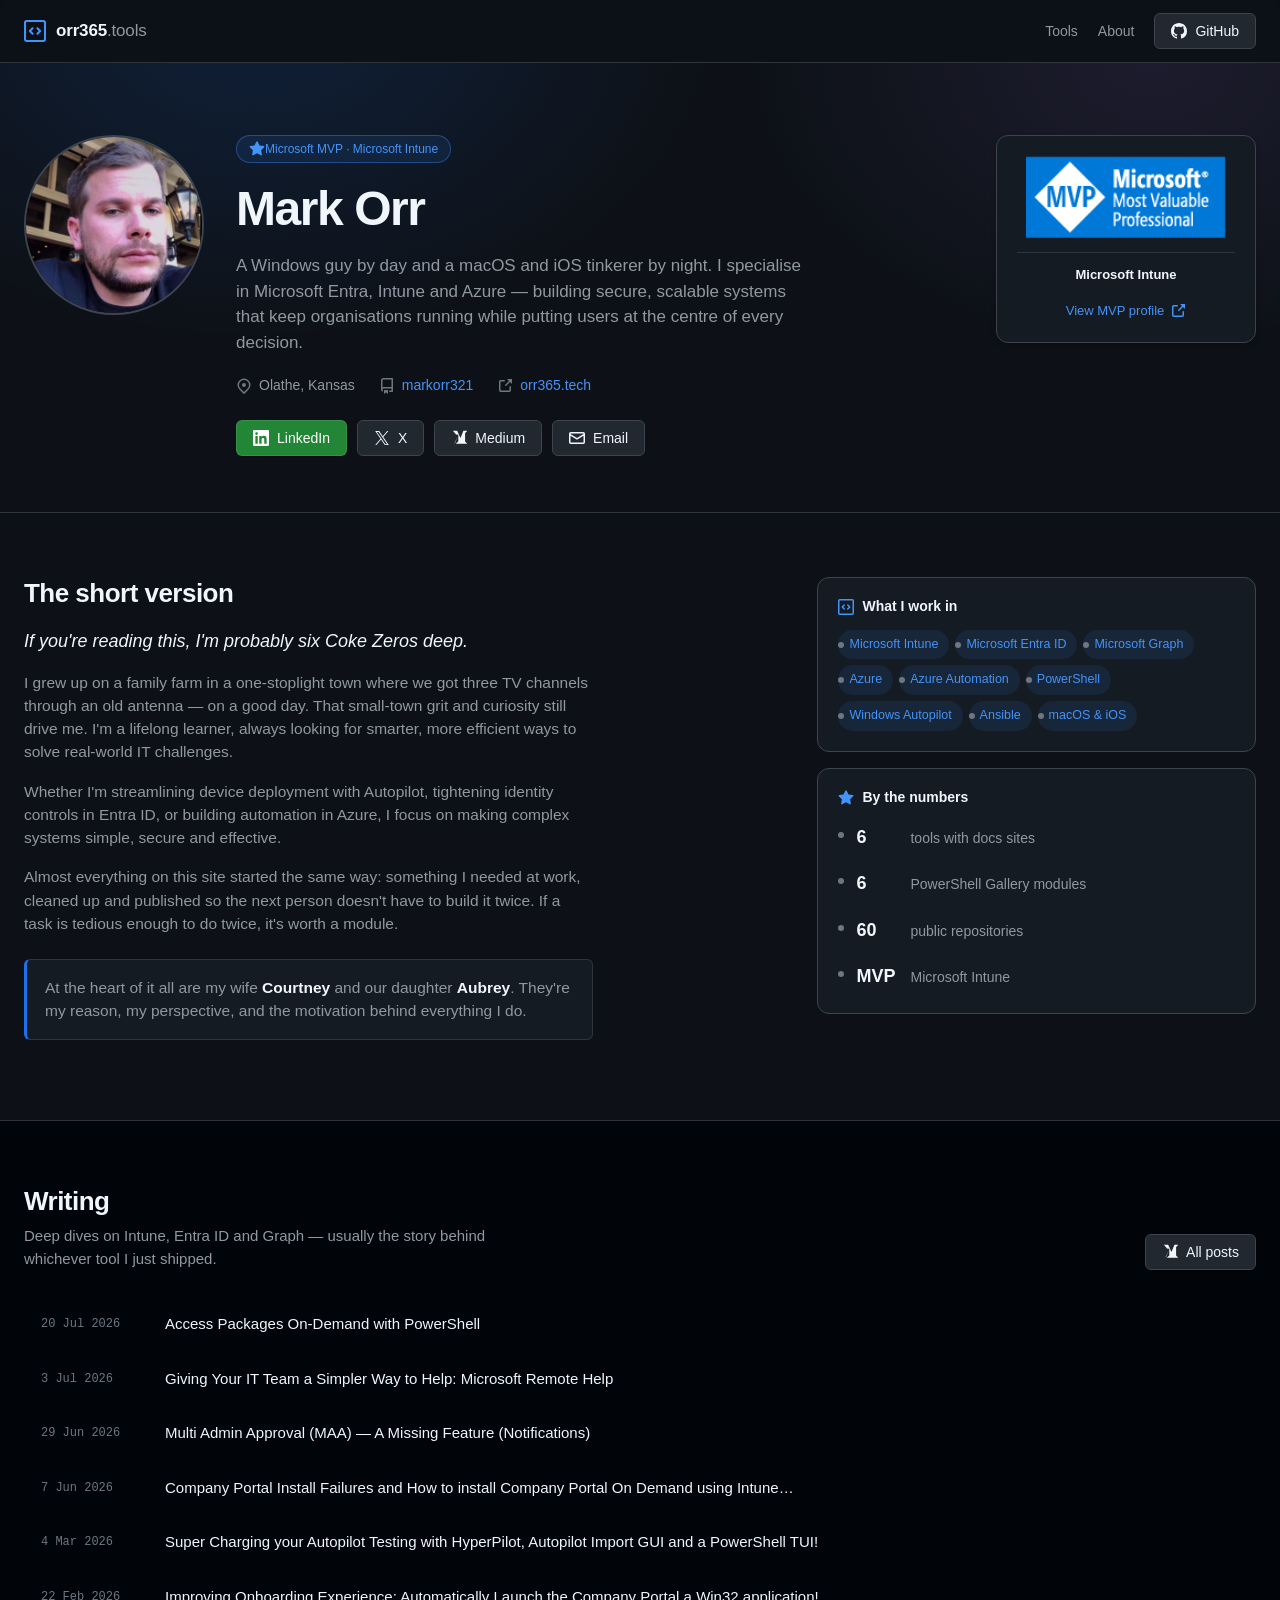
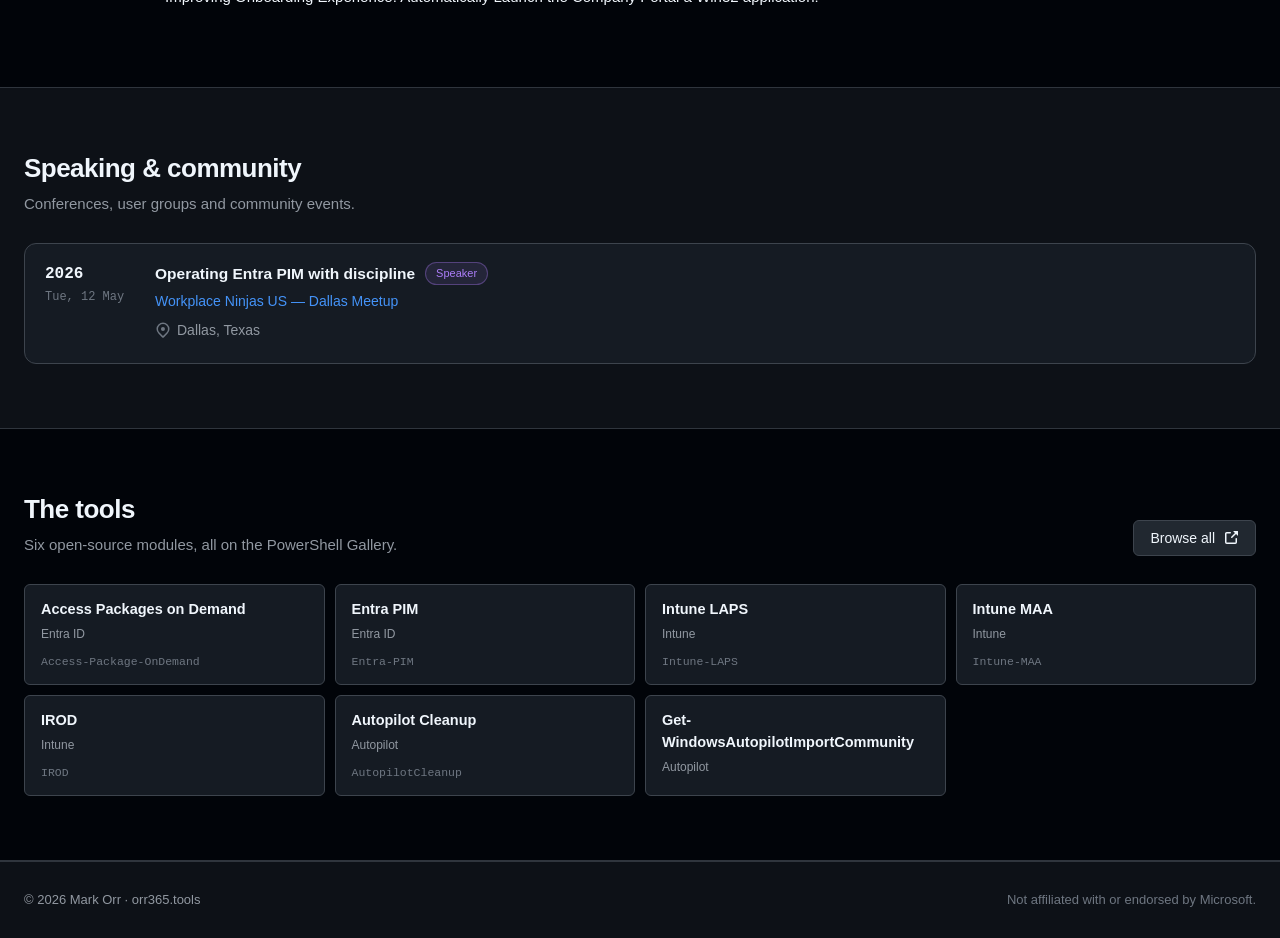
<file: public/about.html>
<!doctype html>
<html lang="en" data-theme="dark">
<head>
<meta charset="utf-8">
<meta name="viewport" content="width=device-width, initial-scale=1">
<title>About Mark Orr — Microsoft MVP | orr365.tools</title>
<meta name="description" content="Mark Orr is a Microsoft MVP for Microsoft Intune, building open-source PowerShell tooling for Entra ID, Intune, Microsoft Graph and Windows Autopilot.">
<meta name="color-scheme" content="dark">
<meta name="author" content="Mark Orr">

<meta property="og:type" content="profile">
<meta property="og:url" content="https://orr365.tools/about.html">
<meta property="og:title" content="About Mark Orr — Microsoft MVP">
<meta property="og:description" content="Microsoft MVP for Microsoft Intune. Entra ID, Intune, Azure and PowerShell.">
<meta name="twitter:card" content="summary_large_image">
<meta name="twitter:creator" content="@MarkHunterOrr">

<link rel="canonical" href="https://orr365.tools/about.html">
<link rel="icon" href="data:image/svg+xml,%3Csvg xmlns='http://www.w3.org/2000/svg' viewBox='0 0 16 16'%3E%3Crect width='16' height='16' rx='3' fill='%230d1117'/%3E%3Cpath fill='%234493f8' d='M9.22 5.47a.75.75 0 0 1 1.06 0l2 2a.75.75 0 0 1 0 1.06l-2 2a.75.75 0 1 1-1.06-1.06L10.69 8 9.22 6.53a.75.75 0 0 1 0-1.06Zm-2.44 1.06L5.31 8l1.47 1.47a.75.75 0 1 1-1.06 1.06l-2-2a.75.75 0 0 1 0-1.06l2-2a.75.75 0 0 1 1.06 1.06Z'/%3E%3C/svg%3E">
<link rel="stylesheet" href="assets/css/styles.css">
</head>
<body>

<a class="skip-link" href="#story">Skip to content</a>

<header class="masthead">
  <div class="wrap masthead__inner">
    <a class="brand" href="index.html">
      <svg class="icon icon--brand" aria-hidden="true"><use href="#i-terminal"></use></svg>
      <span class="brand__name">orr365<span class="brand__tld">.tools</span></span>
    </a>
    <nav class="masthead__nav">
      <a href="index.html#tools">Tools</a>
      <a href="about.html" aria-current="page">About</a>
      <a class="btn btn--ghost" href="https://github.com/markorr321" target="_blank" rel="noopener">
        <svg class="icon" aria-hidden="true"><use href="#i-github"></use></svg>
        GitHub
      </a>
    </nav>
  </div>
</header>

<main>

  <!-- ==================================================== profile header -->
  <section class="profile">
    <div class="wrap profile__inner">
      <div class="profile__photo">
        <img src="assets/img/mark-orr.png" alt="Mark Orr" width="180" height="180" loading="eager">
      </div>

      <div class="profile__body">
        <p class="hero__eyebrow">
          <svg class="icon" aria-hidden="true"><use href="#i-star"></use></svg>
          Microsoft MVP · Microsoft Intune
        </p>
        <h1 class="profile__name">Mark Orr</h1>
        <p class="profile__tagline">
          A Windows guy by day and a macOS and iOS tinkerer by night. I specialise in
          Microsoft Entra, Intune and Azure — building secure, scalable systems that keep
          organisations running while putting users at the centre of every decision.
        </p>

        <ul class="profile__meta">
          <li>
            <svg class="icon" aria-hidden="true"><use href="#i-location"></use></svg>
            Olathe, Kansas
          </li>
          <li>
            <svg class="icon" aria-hidden="true"><use href="#i-repo"></use></svg>
            <a href="https://github.com/markorr321" target="_blank" rel="noopener">markorr321</a>
          </li>
          <li>
            <svg class="icon" aria-hidden="true"><use href="#i-link-external"></use></svg>
            <a href="https://orr365.tech/" target="_blank" rel="noopener">orr365.tech</a>
          </li>
        </ul>

        <div class="profile__actions">
          <a class="btn btn--primary" href="https://www.linkedin.com/in/markorr321/" target="_blank" rel="noopener">
            <svg class="icon" aria-hidden="true"><use href="#i-linkedin"></use></svg>
            LinkedIn
          </a>
          <a class="btn btn--ghost" href="https://x.com/MarkHunterOrr" target="_blank" rel="noopener">
            <svg class="icon" aria-hidden="true"><use href="#i-x"></use></svg>
            X
          </a>
          <a class="btn btn--ghost" href="https://medium.com/@markhunterorr" target="_blank" rel="noopener">
            <svg class="icon" aria-hidden="true"><use href="#i-medium"></use></svg>
            Medium
          </a>
          <a class="btn btn--ghost" href="mailto:mark@orr365.tech">
            <svg class="icon" aria-hidden="true"><use href="#i-mail"></use></svg>
            Email
          </a>
        </div>
      </div>

      <aside class="mvp-card">
        <img src="assets/img/mvp-badge.png" alt="Microsoft Most Valuable Professional" width="240" loading="lazy">
        <p class="mvp-card__cat">Microsoft Intune</p>
        <a class="mvp-card__link"
           href="https://mvp.microsoft.com/en-US/mvp/profile/7694603b-9fa5-472e-b0a5-1e70a3eb6568"
           target="_blank" rel="noopener">
          View MVP profile
          <svg class="icon" aria-hidden="true"><use href="#i-link-external"></use></svg>
        </a>
      </aside>
    </div>
  </section>

  <!-- ============================================================== story -->
  <section class="section" id="story">
    <div class="wrap prose-grid">
      <div class="prose">
        <h2>The short version</h2>
        <p class="prose__lead">If you're reading this, I'm probably six Coke Zeros deep.</p>
        <p>
          I grew up on a family farm in a one-stoplight town where we got three TV channels
          through an old antenna — on a good day. That small-town grit and curiosity still
          drive me. I'm a lifelong learner, always looking for smarter, more efficient ways
          to solve real-world IT challenges.
        </p>
        <p>
          Whether I'm streamlining device deployment with Autopilot, tightening identity
          controls in Entra ID, or building automation in Azure, I focus on making complex
          systems simple, secure and effective.
        </p>
        <p>
          Almost everything on this site started the same way: something I needed at work,
          cleaned up and published so the next person doesn't have to build it twice. If a
          task is tedious enough to do twice, it's worth a module.
        </p>
        <p class="prose__note">
          At the heart of it all are my wife <strong>Courtney</strong> and our daughter
          <strong>Aubrey</strong>. They're my reason, my perspective, and the motivation
          behind everything I do.
        </p>
      </div>

      <aside class="side-stack">
        <div class="callout">
          <h3><svg class="icon" aria-hidden="true"><use href="#i-terminal"></use></svg> What I work in</h3>
          <ul class="pill-list">
            <li>Microsoft Intune</li>
            <li>Microsoft Entra ID</li>
            <li>Microsoft Graph</li>
            <li>Azure</li>
            <li>Azure Automation</li>
            <li>PowerShell</li>
            <li>Windows Autopilot</li>
            <li>Ansible</li>
            <li>macOS &amp; iOS</li>
          </ul>
        </div>

        <div class="callout">
          <h3><svg class="icon" aria-hidden="true"><use href="#i-star"></use></svg> By the numbers</h3>
          <ul class="factlist">
            <li><strong>6</strong><span>tools with docs sites</span></li>
            <li><strong>6</strong><span>PowerShell Gallery modules</span></li>
            <li><strong data-gh="repos">60</strong><span>public repositories</span></li>
            <li><strong>MVP</strong><span>Microsoft Intune</span></li>
          </ul>
        </div>
      </aside>
    </div>
  </section>

  <!-- ============================================================ writing -->
  <section class="section section--inset" id="writing">
    <div class="wrap">
      <div class="section__head">
        <div>
          <h2>Writing</h2>
          <p class="section__sub">Deep dives on Intune, Entra ID and Graph — usually the
             story behind whichever tool I just shipped.</p>
        </div>
        <a class="btn btn--ghost" href="https://medium.com/@markhunterorr" target="_blank" rel="noopener">
          <svg class="icon" aria-hidden="true"><use href="#i-medium"></use></svg>
          All posts
        </a>
      </div>

      <!-- Rendered from assets/js/posts.js, refreshed daily from the Medium
           RSS feed by .github/workflows/update-posts.yml. -->
      <ul class="posts" id="posts"></ul>
    </div>
  </section>

  <!-- ========================================================== speaking -->
  <!--
       To add an appearance, copy one <li class="talk"> block and keep the
       newest at the top. Fill talk__title with the session title if you have
       one; otherwise the event name alone reads fine.
  -->
  <section class="section" id="speaking">
    <div class="wrap">
      <div class="section__head">
        <div>
          <h2>Speaking &amp; community</h2>
          <p class="section__sub">Conferences, user groups and community events.</p>
        </div>
      </div>

      <ul class="talks">
        <li class="talk">
          <div class="talk__meta">
            <span class="talk__year">2026</span>
            <time class="talk__date" datetime="2026-05-12">Tue, 12 May</time>
          </div>
          <div class="talk__body">
            <div class="talk__headrow">
              <h3 class="talk__title">Operating Entra PIM with discipline</h3>
              <span class="talk__role">Speaker</span>
            </div>
            <p class="talk__event">Workplace Ninjas US — Dallas Meetup</p>
            <p class="talk__desc">
              <svg class="icon" aria-hidden="true"><use href="#i-location"></use></svg>
              Dallas, Texas
            </p>
          </div>
        </li>
      </ul>
    </div>
  </section>

  <!-- ====================================================== tools strip -->
  <section class="section section--inset" id="tools-strip">
    <div class="wrap">
      <div class="section__head">
        <div>
          <h2>The tools</h2>
          <p class="section__sub">Six open-source modules, all on the PowerShell Gallery.</p>
        </div>
        <a class="btn btn--ghost" href="index.html#tools">
          Browse all
          <svg class="icon" aria-hidden="true"><use href="#i-link-external"></use></svg>
        </a>
      </div>
      <div class="strip" id="strip"></div>
    </div>
  </section>

</main>

<footer class="footer">
  <div class="wrap footer__inner">
    <span>&copy; <span id="year">2026</span> Mark Orr · orr365.tools</span>
    <span class="footer__note">Not affiliated with or endorsed by Microsoft.</span>
  </div>
</footer>

<svg xmlns="http://www.w3.org/2000/svg" style="display:none" aria-hidden="true">
  <symbol id="i-github" viewBox="0 0 16 16"><path d="M8 0c4.42 0 8 3.58 8 8a8.013 8.013 0 0 1-5.45 7.59c-.4.08-.55-.17-.55-.38 0-.27.01-1.13.01-2.2 0-.75-.25-1.23-.54-1.48 1.78-.2 3.65-.88 3.65-3.95 0-.88-.31-1.59-.82-2.15.08-.2.36-1.02-.08-2.12 0 0-.67-.22-2.2.82-.64-.18-1.32-.27-2-.27-.68 0-1.36.09-2 .27-1.53-1.03-2.2-.82-2.2-.82-.44 1.1-.16 1.92-.08 2.12-.51.56-.82 1.28-.82 2.15 0 3.06 1.86 3.75 3.64 3.95-.23.2-.44.55-.51 1.07-.46.21-1.61.55-2.33-.66-.15-.24-.6-.83-1.23-.82-.67.01-.27.38.01.53.34.19.73.9.82 1.13.16.45.68 1.31 2.69.94 0 .67.01 1.3.01 1.49 0 .21-.15.45-.55.38A7.995 7.995 0 0 1 0 8c0-4.42 3.58-8 8-8Z"/></symbol>
  <symbol id="i-repo" viewBox="0 0 16 16"><path d="M2 2.5A2.5 2.5 0 0 1 4.5 0h8.75a.75.75 0 0 1 .75.75v12.5a.75.75 0 0 1-.75.75h-2.5a.75.75 0 0 1 0-1.5h1.75v-2h-8a1 1 0 0 0-.714 1.7.75.75 0 1 1-1.072 1.05A2.495 2.495 0 0 1 2 11.5Zm10.5-1h-8a1 1 0 0 0-1 1v6.708A2.486 2.486 0 0 1 4.5 9h8ZM5 12.25a.25.25 0 0 1 .25-.25h3.5a.25.25 0 0 1 .25.25v3.25a.25.25 0 0 1-.4.2l-1.45-1.087a.249.249 0 0 0-.3 0L5.4 15.7a.25.25 0 0 1-.4-.2Z"/></symbol>
  <symbol id="i-search" viewBox="0 0 16 16"><path d="M10.68 11.74a6 6 0 0 1-7.922-8.982 6 6 0 0 1 8.982 7.922l3.04 3.04a.749.749 0 0 1-.326 1.275.749.749 0 0 1-.734-.215ZM11.5 7a4.499 4.499 0 1 0-8.997 0A4.499 4.499 0 0 0 11.5 7Z"/></symbol>
  <symbol id="i-download" viewBox="0 0 16 16"><path d="M2.75 14A1.75 1.75 0 0 1 1 12.25v-2.5a.75.75 0 0 1 1.5 0v2.5c0 .138.112.25.25.25h10.5a.25.25 0 0 0 .25-.25v-2.5a.75.75 0 0 1 1.5 0v2.5A1.75 1.75 0 0 1 13.25 14Z"/><path d="M7.25 7.689V2a.75.75 0 0 1 1.5 0v5.689l1.97-1.969a.749.749 0 1 1 1.06 1.06l-3.25 3.25a.749.749 0 0 1-1.06 0L4.22 6.78a.749.749 0 1 1 1.06-1.06Z"/></symbol>
  <symbol id="i-book" viewBox="0 0 16 16"><path d="M0 1.75A.75.75 0 0 1 .75 1h4.253c1.227 0 2.317.59 3 1.501A3.743 3.743 0 0 1 11.006 1h4.245a.75.75 0 0 1 .75.75v10.5a.75.75 0 0 1-.75.75h-4.507a2.25 2.25 0 0 0-1.591.659l-.622.621a.75.75 0 0 1-1.06 0l-.622-.621A2.25 2.25 0 0 0 5.258 13H.75a.75.75 0 0 1-.75-.75Zm7.251 10.324.004-5.073-.002-2.253A2.25 2.25 0 0 0 5.003 2.5H1.5v9h3.757a3.75 3.75 0 0 1 1.994.574ZM8.755 4.75l-.004 7.322a3.752 3.752 0 0 1 1.992-.572H14.5v-9h-3.495a2.25 2.25 0 0 0-2.25 2.25Z"/></symbol>
  <symbol id="i-link-external" viewBox="0 0 16 16"><path d="M3.75 2h3.5a.75.75 0 0 1 0 1.5h-3.5a.25.25 0 0 0-.25.25v8.5c0 .138.112.25.25.25h8.5a.25.25 0 0 0 .25-.25v-3.5a.75.75 0 0 1 1.5 0v3.5A1.75 1.75 0 0 1 12.25 14h-8.5A1.75 1.75 0 0 1 2 12.25v-8.5C2 2.784 2.784 2 3.75 2Zm6.854-1h4.146a.25.25 0 0 1 .25.25v4.146a.25.25 0 0 1-.427.177L13.03 4.03 9.28 7.78a.751.751 0 0 1-1.042-.018.751.751 0 0 1-.018-1.042l3.75-3.75-1.543-1.543A.25.25 0 0 1 10.604 1Z"/></symbol>
  <symbol id="i-terminal" viewBox="0 0 16 16"><path d="M0 1.75C0 .784.784 0 1.75 0h12.5C15.216 0 16 .784 16 1.75v12.5A1.75 1.75 0 0 1 14.25 16H1.75A1.75 1.75 0 0 1 0 14.25Zm1.75-.25a.25.25 0 0 0-.25.25v12.5c0 .138.112.25.25.25h12.5a.25.25 0 0 0 .25-.25V1.75a.25.25 0 0 0-.25-.25Zm7.47 3.97a.75.75 0 0 1 1.06 0l2 2a.75.75 0 0 1 0 1.06l-2 2a.749.749 0 0 1-1.275-.326.749.749 0 0 1 .215-.734L10.69 8 9.22 6.53a.75.75 0 0 1 0-1.06ZM6.78 6.53 5.31 8l1.47 1.47a.749.749 0 0 1-.326 1.275.749.749 0 0 1-.734-.215l-2-2a.75.75 0 0 1 0-1.06l2-2a.751.751 0 0 1 1.042.018.751.751 0 0 1 .018 1.042Z"/></symbol>
  <symbol id="i-star" viewBox="0 0 16 16"><path d="M8 .25a.75.75 0 0 1 .673.418l1.882 3.815 4.21.612a.75.75 0 0 1 .416 1.279l-3.046 2.97.719 4.192a.751.751 0 0 1-1.088.791L8 12.347l-3.766 1.98a.75.75 0 0 1-1.088-.79l.72-4.194L.818 6.374a.75.75 0 0 1 .416-1.28l4.21-.611L7.327.668A.75.75 0 0 1 8 .25Z"/></symbol>
  <symbol id="i-location" viewBox="0 0 16 16"><path d="m12.596 11.596-3.535 3.536a1.5 1.5 0 0 1-2.122 0l-3.535-3.536a6.5 6.5 0 1 1 9.192-9.193 6.5 6.5 0 0 1 0 9.193Zm-1.06-8.132a5 5 0 1 0-7.072 7.072L8 14.07l3.536-3.534a5 5 0 0 0 0-7.072ZM8 9a2 2 0 1 1-.001-3.999A2 2 0 0 1 8 9Z"/></symbol>
  <symbol id="i-mail" viewBox="0 0 16 16"><path d="M1.75 2h12.5c.966 0 1.75.784 1.75 1.75v8.5A1.75 1.75 0 0 1 14.25 14H1.75A1.75 1.75 0 0 1 0 12.25v-8.5C0 2.784.784 2 1.75 2ZM1.5 12.251c0 .138.112.25.25.25h12.5a.25.25 0 0 0 .25-.25V5.809L8.38 9.397a.75.75 0 0 1-.76 0L1.5 5.809Zm13-8.181v-.32a.25.25 0 0 0-.25-.25H1.75a.25.25 0 0 0-.25.25v.32L8 7.88Z"/></symbol>
  <symbol id="i-linkedin" viewBox="0 0 16 16"><path d="M13.632 13.635h-2.37V9.922c0-.886-.018-2.025-1.234-2.025-1.235 0-1.424.964-1.424 1.96v3.778h-2.37V6H8.51v1.043h.032c.317-.601 1.092-1.235 2.247-1.235 2.4 0 2.845 1.58 2.845 3.637v4.19ZM3.558 4.955a1.376 1.376 0 1 1 0-2.753 1.376 1.376 0 0 1 0 2.753Zm1.188 8.68H2.372V6h2.374v7.635ZM14.816 0H1.18C.528 0 0 .516 0 1.153v13.694C0 15.484.528 16 1.18 16h13.635c.652 0 1.185-.516 1.185-1.153V1.153C16 .516 15.467 0 14.815 0Z"/></symbol>
  <symbol id="i-x" viewBox="0 0 16 16"><path d="M9.294 6.928 14.357 1h-1.2L8.762 6.147 5.25 1H1.2l5.31 7.784L1.2 15h1.2l4.642-5.436L10.751 15h4.05L9.294 6.928ZM7.651 8.852l-.538-.775L2.832 1.91h1.843l3.454 4.977.538.775 4.491 6.47h-1.843L7.651 8.852Z"/></symbol>
  <symbol id="i-medium" viewBox="0 0 16 16"><path d="M4.513 4.011a.45.45 0 0 0-.147-.38L1.29 0v-.055h4.767l3.685 8.08L12.982-.055h4.545V0l-2.63 2.52a.077.077 0 0 0-.029.074v9.253a.077.077 0 0 0 .03.074l2.567 2.52v.055h-12.9v-.055l2.66-2.582c.115-.115.115-.15.115-.325V4.4l-3.7 9.42H3.14l4.307-9.42Z" transform="scale(0.9) translate(0.8 0.9)"/></symbol>
</svg>

<script src="assets/js/tools.js"></script>
<script src="assets/js/posts.js"></script>
<script src="assets/js/about.js"></script>
</body>
</html>
</file>
<file: assets/css/styles.css>
/* ==========================================================================
   orr365.tools — GitHub dark theme (Primer dark palette)
   ========================================================================== */

:root {
  /* Surfaces */
  --bg-default:  #0d1117;
  --bg-muted:    #151b23;
  --bg-inset:    #010409;
  --bg-subtle:   #212830;

  /* Borders */
  --border-default: #3d444d;
  --border-muted:   #2f353d;

  /* Foreground */
  --fg-default: #f0f6fc;
  --fg-muted:   #9198a1;
  --fg-subtle:  #6e7681;
  --fg-onEmphasis: #ffffff;

  /* Accents */
  --accent-fg:       #4493f8;
  --accent-emphasis: #1f6feb;
  --accent-muted:    rgba(56, 139, 253, 0.4);
  --accent-subtle:   rgba(56, 139, 253, 0.1);

  --success-fg:   #3fb950;
  --done-fg:      #ab7df8;
  --attention-fg: #d29922;
  --severe-fg:    #db6d28;
  --danger-fg:    #f85149;

  /* Buttons */
  --btn-bg:        #212830;
  --btn-hover-bg:  #262c36;
  --btn-border:    #3d444d;
  --btn-primary-bg:       #238636;
  --btn-primary-hover-bg: #29903b;
  --btn-primary-border:   rgba(240, 246, 252, 0.1);

  /* Type */
  --font-sans: -apple-system, BlinkMacSystemFont, "Segoe UI", "Noto Sans",
               Helvetica, Arial, sans-serif, "Apple Color Emoji", "Segoe UI Emoji";
  --font-mono: ui-monospace, SFMono-Regular, "SF Mono", Menlo, Consolas,
               "Liberation Mono", monospace;

  /* Layout */
  --wrap: 1280px;
  --radius:    6px;
  --radius-lg: 12px;

  --shadow-sm: 0 1px 0 rgba(1, 4, 9, 0.2);
  --shadow-md: 0 3px 6px rgba(1, 4, 9, 0.15);
  --shadow-lg: 0 8px 24px rgba(1, 4, 9, 0.2);
}

/* --------------------------------------------------------------------------
   Base
   -------------------------------------------------------------------------- */

*, *::before, *::after { box-sizing: border-box; }

html { -webkit-text-size-adjust: 100%; scroll-behavior: smooth; }

@media (prefers-reduced-motion: reduce) {
  html { scroll-behavior: auto; }
  *, *::before, *::after {
    animation-duration: .01ms !important;
    animation-iteration-count: 1 !important;
    transition-duration: .01ms !important;
  }
}

body {
  margin: 0;
  background: var(--bg-default);
  color: var(--fg-default);
  font-family: var(--font-sans);
  font-size: 16px;
  line-height: 1.5;
  -webkit-font-smoothing: antialiased;
  overflow-x: hidden;
}

a { color: var(--accent-fg); text-decoration: none; }
a:hover { text-decoration: underline; }

h1, h2, h3 { margin: 0; line-height: 1.25; font-weight: 600; }

ul { margin: 0; padding: 0; list-style: none; }

:focus-visible {
  outline: 2px solid var(--accent-fg);
  outline-offset: 2px;
  border-radius: var(--radius);
}

.wrap {
  width: 100%;
  max-width: var(--wrap);
  margin-inline: auto;
  padding-inline: 24px;
}

.icon {
  width: 16px;
  height: 16px;
  fill: currentColor;
  flex: none;
  vertical-align: text-bottom;
}
.icon--lg    { width: 24px; height: 24px; }
.icon--brand { width: 22px; height: 22px; color: var(--accent-fg); }

.skip-link {
  position: absolute;
  left: -9999px;
  top: 0;
  z-index: 100;
  padding: 10px 16px;
  background: var(--accent-emphasis);
  color: var(--fg-onEmphasis);
  border-radius: 0 0 var(--radius) 0;
}
.skip-link:focus { left: 0; }

/* --------------------------------------------------------------------------
   Buttons
   -------------------------------------------------------------------------- */

.btn {
  display: inline-flex;
  align-items: center;
  gap: 8px;
  padding: 7px 16px;
  font-size: 14px;
  font-weight: 500;
  line-height: 20px;
  white-space: nowrap;
  border: 1px solid var(--btn-border);
  border-radius: var(--radius);
  cursor: pointer;
  transition: background-color .15s, border-color .15s;
}
.btn:hover { text-decoration: none; }

.btn--ghost {
  background: var(--btn-bg);
  color: var(--fg-default);
}
.btn--ghost:hover {
  background: var(--btn-hover-bg);
  border-color: var(--fg-subtle);
}

.btn--primary {
  background: var(--btn-primary-bg);
  border-color: var(--btn-primary-border);
  color: var(--fg-onEmphasis);
  box-shadow: var(--shadow-sm);
}
.btn--primary:hover { background: var(--btn-primary-hover-bg); }

/* --------------------------------------------------------------------------
   Masthead
   -------------------------------------------------------------------------- */

.masthead {
  position: sticky;
  top: 0;
  z-index: 20;
  background: rgba(13, 17, 23, 0.8);
  backdrop-filter: saturate(180%) blur(12px);
  border-bottom: 1px solid var(--border-muted);
}

.masthead__inner {
  display: flex;
  align-items: center;
  justify-content: space-between;
  gap: 16px;
  height: 62px;
}

.brand {
  display: inline-flex;
  align-items: center;
  gap: 10px;
  color: var(--fg-default);
  font-size: 17px;
  font-weight: 600;
  letter-spacing: -0.01em;
}
.brand:hover { text-decoration: none; }
.brand__tld { color: var(--fg-muted); font-weight: 400; }

.masthead__nav {
  display: flex;
  align-items: center;
  gap: 20px;
  font-size: 14px;
}
.masthead__nav > a:not(.btn) {
  color: var(--fg-muted);
  font-weight: 500;
  transition: color .15s;
}
.masthead__nav > a:not(.btn):hover {
  color: var(--fg-default);
  text-decoration: none;
}

/* --------------------------------------------------------------------------
   Hero
   -------------------------------------------------------------------------- */

.hero {
  position: relative;
  padding: 96px 0 72px;
  border-bottom: 1px solid var(--border-muted);
  background:
    radial-gradient(60% 120% at 50% -10%, rgba(31, 111, 235, 0.18), transparent 65%),
    radial-gradient(40% 80% at 85% 10%, rgba(171, 125, 248, 0.10), transparent 70%),
    var(--bg-default);
}

/* Subtle grid texture behind the hero */
.hero::before {
  content: "";
  position: absolute;
  inset: 0;
  background-image:
    linear-gradient(to right, rgba(61, 68, 77, 0.25) 1px, transparent 1px),
    linear-gradient(to bottom, rgba(61, 68, 77, 0.25) 1px, transparent 1px);
  background-size: 56px 56px;
  mask-image: radial-gradient(70% 70% at 50% 0%, #000 20%, transparent 75%);
  -webkit-mask-image: radial-gradient(70% 70% at 50% 0%, #000 20%, transparent 75%);
  pointer-events: none;
}
.hero > .wrap { position: relative; }

.hero__eyebrow {
  margin: 0 0 16px;
  display: inline-flex;
  align-items: center;
  padding: 4px 12px;
  font-size: 12px;
  font-weight: 500;
  color: var(--accent-fg);
  background: var(--accent-subtle);
  border: 1px solid var(--accent-muted);
  border-radius: 999px;
}

.hero__title {
  max-width: 20ch;
  font-size: clamp(2.25rem, 6vw, 4rem);
  font-weight: 700;
  letter-spacing: -0.03em;
  margin-bottom: 20px;
}

.grad {
  background: linear-gradient(135deg, #4493f8 0%, #ab7df8 100%);
  -webkit-background-clip: text;
  background-clip: text;
  color: transparent;
}

.hero__lede {
  max-width: 62ch;
  margin: 0 0 32px;
  font-size: clamp(1rem, 1.6vw, 1.175rem);
  color: var(--fg-muted);
}

.hero__actions {
  display: flex;
  flex-wrap: wrap;
  gap: 12px;
  margin-bottom: 48px;
}

.hero__stats {
  display: flex;
  flex-wrap: wrap;
  gap: 40px;
}
.hero__stats li { display: flex; flex-direction: column; }
.hero__stats strong {
  font-size: 22px;
  font-weight: 600;
  letter-spacing: -0.01em;
}
.hero__stats span {
  font-size: 13px;
  color: var(--fg-muted);
}

/* --------------------------------------------------------------------------
   Toolbar — search + filters
   -------------------------------------------------------------------------- */

.tools { padding: 56px 0 88px; scroll-margin-top: 62px; }

.tools__bar {
  display: flex;
  flex-wrap: wrap;
  align-items: center;
  gap: 16px;
  margin-bottom: 28px;
}

.search {
  position: relative;
  display: flex;
  align-items: center;
  flex: 1 1 320px;
  max-width: 420px;
}
.search__icon {
  position: absolute;
  left: 12px;
  color: var(--fg-subtle);
  pointer-events: none;
}
.search__input {
  width: 100%;
  padding: 8px 40px 8px 36px;
  font-family: inherit;
  font-size: 14px;
  color: var(--fg-default);
  background: var(--bg-muted);
  border: 1px solid var(--border-default);
  border-radius: var(--radius);
  transition: border-color .15s, box-shadow .15s;
}
.search__input::placeholder { color: var(--fg-subtle); }
.search__input:focus {
  outline: none;
  border-color: var(--accent-emphasis);
  box-shadow: 0 0 0 3px var(--accent-subtle);
}
.search__input::-webkit-search-cancel-button { filter: invert(0.6); }

.search__kbd {
  position: absolute;
  right: 10px;
  padding: 1px 6px;
  font-family: var(--font-mono);
  font-size: 11px;
  line-height: 18px;
  color: var(--fg-subtle);
  background: var(--bg-subtle);
  border: 1px solid var(--border-default);
  border-radius: 4px;
  pointer-events: none;
}
.search__input:focus ~ .search__kbd { opacity: 0; }

.filters {
  display: flex;
  flex-wrap: wrap;
  gap: 8px;
}

.chip {
  padding: 5px 14px;
  font-family: inherit;
  font-size: 13px;
  font-weight: 500;
  color: var(--fg-muted);
  background: transparent;
  border: 1px solid var(--border-default);
  border-radius: 999px;
  cursor: pointer;
  transition: color .15s, background-color .15s, border-color .15s;
}
.chip:hover {
  color: var(--fg-default);
  background: var(--bg-muted);
  border-color: var(--fg-subtle);
}
.chip[aria-pressed="true"] {
  color: var(--fg-onEmphasis);
  background: var(--accent-emphasis);
  border-color: var(--accent-emphasis);
}
.chip__count {
  margin-left: 6px;
  font-variant-numeric: tabular-nums;
  opacity: .6;
}

/* --------------------------------------------------------------------------
   Tool grid
   -------------------------------------------------------------------------- */

.grid {
  display: grid;
  grid-template-columns: repeat(auto-fill, minmax(330px, 1fr));
  gap: 16px;
}

.card {
  display: flex;
  flex-direction: column;
  padding: 20px;
  background: var(--bg-muted);
  border: 1px solid var(--border-default);
  border-radius: var(--radius-lg);
  transition: border-color .18s, transform .18s, box-shadow .18s;
}
.card:hover {
  border-color: var(--fg-subtle);
  transform: translateY(-2px);
  box-shadow: var(--shadow-lg);
}

.card__head {
  display: flex;
  align-items: flex-start;
  gap: 10px;
  margin-bottom: 10px;
}
.card__head .icon { color: var(--fg-muted); margin-top: 3px; }

.card__title {
  font-size: 16px;
  font-weight: 600;
  letter-spacing: -0.01em;
}
.card__title a { color: var(--accent-fg); }
/* Whole card is clickable via the title's stretched link */
.card__title a::after {
  content: "";
  position: absolute;
  inset: 0;
  border-radius: inherit;
}
.card { position: relative; }

.card__badge {
  margin-left: auto;
  padding: 2px 8px;
  font-size: 11px;
  font-weight: 500;
  border-radius: 999px;
  white-space: nowrap;
}
.card__badge--new {
  color: var(--success-fg);
  background: rgba(63, 185, 80, 0.1);
  border: 1px solid rgba(63, 185, 80, 0.35);
}
.card__badge--updated {
  color: var(--done-fg);
  background: rgba(171, 125, 248, 0.1);
  border: 1px solid rgba(171, 125, 248, 0.35);
}

.card__desc {
  flex: 1;
  margin: 0 0 16px;
  font-size: 14px;
  color: var(--fg-muted);
}

.card__tags {
  display: flex;
  flex-wrap: wrap;
  gap: 6px;
  margin-bottom: 16px;
}
.card__tag {
  padding: 2px 10px;
  font-size: 12px;
  font-weight: 500;
  color: var(--accent-fg);
  background: var(--accent-subtle);
  border: 1px solid transparent;
  border-radius: 999px;
}

/* Copyable install command */
.card__install {
  position: relative;
  z-index: 1;
  display: flex;
  align-items: center;
  gap: 8px;
  margin-bottom: 16px;
  padding: 7px 8px 7px 12px;
  background: var(--bg-inset);
  border: 1px solid var(--border-muted);
  border-radius: var(--radius);
}
.card__install code {
  flex: 1;
  overflow-x: auto;
  font-family: var(--font-mono);
  font-size: 12px;
  color: var(--fg-muted);
  white-space: nowrap;
  scrollbar-width: none;
}
.card__install code::-webkit-scrollbar { display: none; }

.card__copy {
  display: inline-flex;
  align-items: center;
  justify-content: center;
  flex: none;
  width: 26px;
  height: 26px;
  padding: 0;
  color: var(--fg-muted);
  background: transparent;
  border: 1px solid transparent;
  border-radius: var(--radius);
  cursor: pointer;
  transition: color .15s, background-color .15s, border-color .15s;
}
.card__copy:hover {
  color: var(--fg-default);
  background: var(--btn-bg);
  border-color: var(--border-default);
}
.card__copy.is-copied { color: var(--success-fg); }
/* Swap the clipboard glyph for a tick on success */
.card__copy.is-copied .icon use { display: none; }
.card__copy.is-copied::after {
  content: "";
  width: 16px;
  height: 16px;
  background: currentColor;
  -webkit-mask: url("data:image/svg+xml,%3Csvg xmlns='http://www.w3.org/2000/svg' viewBox='0 0 16 16'%3E%3Cpath d='M13.78 4.22a.75.75 0 0 1 0 1.06l-7.25 7.25a.75.75 0 0 1-1.06 0L1.72 9.28a.75.75 0 1 1 1.06-1.06L6 11.44l6.72-6.72a.75.75 0 0 1 1.06 0Z'/%3E%3C/svg%3E") center / contain no-repeat;
  mask: url("data:image/svg+xml,%3Csvg xmlns='http://www.w3.org/2000/svg' viewBox='0 0 16 16'%3E%3Cpath d='M13.78 4.22a.75.75 0 0 1 0 1.06l-7.25 7.25a.75.75 0 0 1-1.06 0L1.72 9.28a.75.75 0 1 1 1.06-1.06L6 11.44l6.72-6.72a.75.75 0 0 1 1.06 0Z'/%3E%3C/svg%3E") center / contain no-repeat;
}
.card__copy.is-copied .icon { display: none; }

.card__foot {
  display: flex;
  align-items: center;
  gap: 16px;
  padding-top: 14px;
  border-top: 1px solid var(--border-muted);
  font-size: 12px;
  color: var(--fg-muted);
}

.card__lang { display: inline-flex; align-items: center; gap: 6px; }
.card__dot {
  width: 12px;
  height: 12px;
  border-radius: 50%;
  background: var(--fg-subtle);
}

.card__links {
  display: flex;
  gap: 14px;
  margin-left: auto;
}
/* Sits above the stretched link so secondary links stay clickable */
.card__links a {
  position: relative;
  z-index: 1;
  display: inline-flex;
  align-items: center;
  gap: 5px;
  color: var(--fg-muted);
  font-weight: 500;
  transition: color .15s;
}
.card__links a:hover { color: var(--accent-fg); text-decoration: none; }

.empty {
  display: flex;
  flex-direction: column;
  align-items: center;
  gap: 12px;
  padding: 72px 0;
  color: var(--fg-muted);
}
.empty .icon { color: var(--fg-subtle); }

/* --------------------------------------------------------------------------
   About
   -------------------------------------------------------------------------- */

.about {
  padding: 72px 0;
  border-top: 1px solid var(--border-muted);
  background: var(--bg-inset);
  scroll-margin-top: 62px;
}

.about__inner {
  display: grid;
  grid-template-columns: minmax(0, 1.6fr) minmax(0, 1fr);
  gap: 48px;
  align-items: start;
}

.about h2 {
  font-size: 26px;
  letter-spacing: -0.02em;
  margin-bottom: 16px;
}
.about p {
  max-width: 62ch;
  margin: 0 0 14px;
  color: var(--fg-muted);
}
.about__links { display: flex; gap: 12px; margin-top: 24px; }

.callout {
  padding: 20px;
  background: var(--bg-muted);
  border: 1px solid var(--border-default);
  border-radius: var(--radius-lg);
}
.callout h3 {
  display: flex;
  align-items: center;
  gap: 8px;
  font-size: 14px;
  margin-bottom: 14px;
}
.callout h3 .icon { color: var(--accent-fg); }
.callout li {
  position: relative;
  padding-left: 18px;
  font-size: 14px;
  color: var(--fg-muted);
  line-height: 1.9;
}
.callout li::before {
  content: "";
  position: absolute;
  left: 0;
  top: 12px;
  width: 6px;
  height: 6px;
  border-radius: 50%;
  background: var(--fg-subtle);
}

/* --------------------------------------------------------------------------
   About page — profile header
   -------------------------------------------------------------------------- */

.profile {
  position: relative;
  padding: 72px 0 56px;
  border-bottom: 1px solid var(--border-muted);
  background:
    radial-gradient(55% 110% at 20% -10%, rgba(31, 111, 235, 0.16), transparent 65%),
    radial-gradient(45% 90% at 90% 0%, rgba(171, 125, 248, 0.10), transparent 70%),
    var(--bg-default);
}

.profile__inner {
  display: grid;
  grid-template-columns: auto minmax(0, 1fr) auto;
  gap: 32px;
  align-items: start;
}

.profile__photo img {
  display: block;
  width: 180px;
  height: 180px;
  object-fit: cover;
  border-radius: 50%;
  border: 2px solid var(--border-default);
  background: var(--bg-muted);
}

.profile__name {
  font-size: clamp(2rem, 4.5vw, 3rem);
  font-weight: 700;
  letter-spacing: -0.03em;
  margin-bottom: 14px;
}

.profile__tagline {
  max-width: 60ch;
  margin: 0 0 20px;
  font-size: 1.0625rem;
  color: var(--fg-muted);
}

.profile__meta {
  display: flex;
  flex-wrap: wrap;
  gap: 8px 24px;
  margin-bottom: 24px;
  font-size: 14px;
  color: var(--fg-muted);
}
.profile__meta li { display: inline-flex; align-items: center; gap: 7px; }
.profile__meta .icon { color: var(--fg-subtle); }

.profile__actions { display: flex; flex-wrap: wrap; gap: 10px; }

/* MVP card */
.mvp-card {
  width: 260px;
  padding: 20px;
  text-align: center;
  background: var(--bg-muted);
  border: 1px solid var(--border-default);
  border-radius: var(--radius-lg);
  box-shadow: var(--shadow-md);
}
.mvp-card img {
  display: block;
  width: 100%;
  max-width: 200px;
  height: auto;
  margin: 0 auto 14px;
}
.mvp-card__cat {
  margin: 0 0 14px;
  padding-top: 12px;
  border-top: 1px solid var(--border-muted);
  font-size: 13px;
  font-weight: 600;
  color: var(--fg-default);
}
.mvp-card__link {
  display: inline-flex;
  align-items: center;
  gap: 6px;
  font-size: 13px;
  font-weight: 500;
}

/* --------------------------------------------------------------------------
   About page — generic sections
   -------------------------------------------------------------------------- */

.section { padding: 64px 0; scroll-margin-top: 62px; }
.section--inset {
  background: var(--bg-inset);
  border-block: 1px solid var(--border-muted);
}

.section__head {
  display: flex;
  flex-wrap: wrap;
  align-items: end;
  justify-content: space-between;
  gap: 16px;
  margin-bottom: 28px;
}
.section h2 {
  font-size: 26px;
  letter-spacing: -0.02em;
}
.section__sub {
  max-width: 60ch;
  margin: 8px 0 0;
  font-size: 15px;
  color: var(--fg-muted);
}

.prose-grid {
  display: grid;
  grid-template-columns: minmax(0, 1.7fr) minmax(0, 1fr);
  gap: 48px;
  align-items: start;
}

.prose h2 { font-size: 26px; letter-spacing: -0.02em; margin-bottom: 18px; }
.prose p {
  max-width: 66ch;
  margin: 0 0 16px;
  color: var(--fg-muted);
  font-size: 15.5px;
}
.prose__lead {
  font-size: 1.125rem !important;
  color: var(--fg-default) !important;
  font-style: italic;
}
.prose__note {
  margin-top: 24px !important;
  padding: 16px 18px;
  background: var(--bg-muted);
  border: 1px solid var(--border-muted);
  border-left: 3px solid var(--accent-emphasis);
  border-radius: var(--radius);
}
.prose__note strong { color: var(--fg-default); }

.side-stack { display: grid; gap: 16px; }

.pill-list { display: flex; flex-wrap: wrap; gap: 6px; }
.pill-list li {
  padding: 3px 11px;
  font-size: 12.5px;
  font-weight: 500;
  color: var(--accent-fg);
  background: var(--accent-subtle);
  border-radius: 999px;
}

.factlist { display: grid; gap: 12px; }
.factlist li {
  display: flex;
  align-items: baseline;
  gap: 10px;
  font-size: 14px;
  color: var(--fg-muted);
}
.factlist strong {
  min-width: 44px;
  font-size: 18px;
  font-weight: 600;
  color: var(--fg-default);
}

/* Writing */
.posts { display: grid; gap: 2px; }
.post a {
  display: grid;
  grid-template-columns: 108px minmax(0, 1fr) auto;
  gap: 16px;
  align-items: center;
  padding: 14px 16px;
  color: var(--fg-default);
  border: 1px solid transparent;
  border-radius: var(--radius);
  transition: background-color .15s, border-color .15s;
}
.post a:hover {
  background: var(--bg-muted);
  border-color: var(--border-default);
  text-decoration: none;
}
.post time {
  font-family: var(--font-mono);
  font-size: 12px;
  color: var(--fg-subtle);
}
.post__title { font-size: 15px; font-weight: 500; }
.post a:hover .post__title { color: var(--accent-fg); }
.post__arrow { color: var(--fg-subtle); opacity: 0; transition: opacity .15s; }
.post a:hover .post__arrow { opacity: 1; }

/* Speaking */
.talks { display: grid; gap: 12px; }
.talk {
  display: grid;
  grid-template-columns: 90px minmax(0, 1fr);
  gap: 20px;
  padding: 18px 20px;
  background: var(--bg-muted);
  border: 1px solid var(--border-default);
  border-radius: var(--radius-lg);
}
.talk--placeholder {
  border-style: dashed;
  background: transparent;
}
.talk__meta { display: flex; flex-direction: column; gap: 2px; }
.talk__year {
  font-family: var(--font-mono);
  font-size: 16px;
  font-weight: 600;
  color: var(--fg-default);
}
.talk__date {
  font-family: var(--font-mono);
  font-size: 12px;
  color: var(--fg-subtle);
}

.talk__headrow {
  display: flex;
  flex-wrap: wrap;
  align-items: center;
  gap: 10px;
  margin-bottom: 6px;
}
.talk__title { font-size: 15.5px; }
.talk__role {
  padding: 2px 10px;
  font-size: 11px;
  font-weight: 500;
  color: var(--done-fg);
  background: rgba(171, 125, 248, 0.1);
  border: 1px solid rgba(171, 125, 248, 0.35);
  border-radius: 999px;
}

.talk__event {
  margin: 0 0 8px;
  font-size: 14px;
  font-weight: 500;
  color: var(--accent-fg);
}

.talk__desc {
  display: inline-flex;
  align-items: center;
  gap: 6px;
  margin: 0;
  font-size: 14px;
  color: var(--fg-muted);
}
.talk__desc .icon { color: var(--fg-subtle); }

/* Tools strip */
.strip {
  display: grid;
  grid-template-columns: repeat(auto-fill, minmax(240px, 1fr));
  gap: 10px;
}
.strip__item {
  display: flex;
  flex-direction: column;
  gap: 4px;
  padding: 14px 16px;
  background: var(--bg-muted);
  border: 1px solid var(--border-default);
  border-radius: var(--radius);
  transition: border-color .15s, transform .15s;
}
.strip__item:hover {
  border-color: var(--fg-subtle);
  transform: translateY(-2px);
  text-decoration: none;
}
.strip__name { font-size: 14.5px; font-weight: 600; color: var(--fg-default); }
.strip__item:hover .strip__name { color: var(--accent-fg); }
.strip__cat { font-size: 12px; color: var(--fg-muted); }
.strip__mod {
  margin-top: 6px;
  font-family: var(--font-mono);
  font-size: 11.5px;
  color: var(--fg-subtle);
}

/* --------------------------------------------------------------------------
   Footer
   -------------------------------------------------------------------------- */

.footer {
  padding: 28px 0;
  border-top: 1px solid var(--border-muted);
  font-size: 13px;
  color: var(--fg-muted);
}
.footer__inner {
  display: flex;
  flex-wrap: wrap;
  gap: 12px;
  justify-content: space-between;
}
.footer__note { color: var(--fg-subtle); }

/* --------------------------------------------------------------------------
   Responsive
   -------------------------------------------------------------------------- */

@media (max-width: 1080px) {
  .profile__inner { grid-template-columns: auto minmax(0, 1fr); }
  .mvp-card { grid-column: 1 / -1; width: 100%; max-width: 100%; display: flex;
              align-items: center; gap: 20px; text-align: left; }
  .mvp-card img { margin: 0; width: 180px; }
  .mvp-card__cat { padding-top: 0; border-top: 0; border-left: 1px solid var(--border-muted);
                   padding-left: 20px; margin: 0; }
  .mvp-card__link { margin-left: auto; }
}

@media (max-width: 900px) {
  .about__inner,
  .prose-grid { grid-template-columns: 1fr; gap: 32px; }
}

@media (max-width: 700px) {
  .wrap { padding-inline: 16px; }
  .hero { padding: 64px 0 56px; }
  .hero__stats { gap: 28px; }
  .masthead__nav > a:not(.btn) { display: none; }
  .search { max-width: none; }
  .search__kbd { display: none; }
  .grid { grid-template-columns: 1fr; }

  /* About page */
  .section { padding: 48px 0; }
  .profile { padding: 48px 0 40px; }
  .profile__inner { grid-template-columns: 1fr; gap: 24px; justify-items: start; }
  .profile__photo img { width: 128px; height: 128px; }
  .mvp-card { flex-direction: column; align-items: stretch; text-align: center; }
  .mvp-card img { width: 100%; max-width: 200px; margin: 0 auto; }
  .mvp-card__cat { padding: 12px 0 0; border-left: 0; border-top: 1px solid var(--border-muted); }
  .mvp-card__link { margin: 0 auto; }
  .post a { grid-template-columns: 1fr auto; gap: 4px 12px; }
  .post time { grid-row: 2; }
  .talk { grid-template-columns: 1fr; gap: 8px; }
  .strip { grid-template-columns: 1fr; }
}
</file>
<file: public/assets/css/styles.css>
/* ==========================================================================
   orr365.tools — GitHub dark theme (Primer dark palette)
   ========================================================================== */

:root {
  /* Surfaces */
  --bg-default:  #0d1117;
  --bg-muted:    #151b23;
  --bg-inset:    #010409;
  --bg-subtle:   #212830;

  /* Borders */
  --border-default: #3d444d;
  --border-muted:   #2f353d;

  /* Foreground */
  --fg-default: #f0f6fc;
  --fg-muted:   #9198a1;
  --fg-subtle:  #6e7681;
  --fg-onEmphasis: #ffffff;

  /* Accents */
  --accent-fg:       #4493f8;
  --accent-emphasis: #1f6feb;
  --accent-muted:    rgba(56, 139, 253, 0.4);
  --accent-subtle:   rgba(56, 139, 253, 0.1);

  --success-fg:   #3fb950;
  --done-fg:      #ab7df8;
  --attention-fg: #d29922;
  --severe-fg:    #db6d28;
  --danger-fg:    #f85149;

  /* Buttons */
  --btn-bg:        #212830;
  --btn-hover-bg:  #262c36;
  --btn-border:    #3d444d;
  --btn-primary-bg:       #238636;
  --btn-primary-hover-bg: #29903b;
  --btn-primary-border:   rgba(240, 246, 252, 0.1);

  /* Type */
  --font-sans: -apple-system, BlinkMacSystemFont, "Segoe UI", "Noto Sans",
               Helvetica, Arial, sans-serif, "Apple Color Emoji", "Segoe UI Emoji";
  --font-mono: ui-monospace, SFMono-Regular, "SF Mono", Menlo, Consolas,
               "Liberation Mono", monospace;

  /* Layout */
  --wrap: 1280px;
  --radius:    6px;
  --radius-lg: 12px;

  --shadow-sm: 0 1px 0 rgba(1, 4, 9, 0.2);
  --shadow-md: 0 3px 6px rgba(1, 4, 9, 0.15);
  --shadow-lg: 0 8px 24px rgba(1, 4, 9, 0.2);
}

/* --------------------------------------------------------------------------
   Base
   -------------------------------------------------------------------------- */

*, *::before, *::after { box-sizing: border-box; }

html { -webkit-text-size-adjust: 100%; scroll-behavior: smooth; }

@media (prefers-reduced-motion: reduce) {
  html { scroll-behavior: auto; }
  *, *::before, *::after {
    animation-duration: .01ms !important;
    animation-iteration-count: 1 !important;
    transition-duration: .01ms !important;
  }
}

body {
  margin: 0;
  background: var(--bg-default);
  color: var(--fg-default);
  font-family: var(--font-sans);
  font-size: 16px;
  line-height: 1.5;
  -webkit-font-smoothing: antialiased;
  overflow-x: hidden;
}

a { color: var(--accent-fg); text-decoration: none; }
a:hover { text-decoration: underline; }

h1, h2, h3 { margin: 0; line-height: 1.25; font-weight: 600; }

ul { margin: 0; padding: 0; list-style: none; }

:focus-visible {
  outline: 2px solid var(--accent-fg);
  outline-offset: 2px;
  border-radius: var(--radius);
}

.wrap {
  width: 100%;
  max-width: var(--wrap);
  margin-inline: auto;
  padding-inline: 24px;
}

.icon {
  width: 16px;
  height: 16px;
  fill: currentColor;
  flex: none;
  vertical-align: text-bottom;
}
.icon--lg    { width: 24px; height: 24px; }
.icon--brand { width: 22px; height: 22px; color: var(--accent-fg); }

.skip-link {
  position: absolute;
  left: -9999px;
  top: 0;
  z-index: 100;
  padding: 10px 16px;
  background: var(--accent-emphasis);
  color: var(--fg-onEmphasis);
  border-radius: 0 0 var(--radius) 0;
}
.skip-link:focus { left: 0; }

/* --------------------------------------------------------------------------
   Buttons
   -------------------------------------------------------------------------- */

.btn {
  display: inline-flex;
  align-items: center;
  gap: 8px;
  padding: 7px 16px;
  font-size: 14px;
  font-weight: 500;
  line-height: 20px;
  white-space: nowrap;
  border: 1px solid var(--btn-border);
  border-radius: var(--radius);
  cursor: pointer;
  transition: background-color .15s, border-color .15s;
}
.btn:hover { text-decoration: none; }

.btn--ghost {
  background: var(--btn-bg);
  color: var(--fg-default);
}
.btn--ghost:hover {
  background: var(--btn-hover-bg);
  border-color: var(--fg-subtle);
}

.btn--primary {
  background: var(--btn-primary-bg);
  border-color: var(--btn-primary-border);
  color: var(--fg-onEmphasis);
  box-shadow: var(--shadow-sm);
}
.btn--primary:hover { background: var(--btn-primary-hover-bg); }

/* --------------------------------------------------------------------------
   Masthead
   -------------------------------------------------------------------------- */

.masthead {
  position: sticky;
  top: 0;
  z-index: 20;
  background: rgba(13, 17, 23, 0.8);
  backdrop-filter: saturate(180%) blur(12px);
  border-bottom: 1px solid var(--border-muted);
}

.masthead__inner {
  display: flex;
  align-items: center;
  justify-content: space-between;
  gap: 16px;
  height: 62px;
}

.brand {
  display: inline-flex;
  align-items: center;
  gap: 10px;
  color: var(--fg-default);
  font-size: 17px;
  font-weight: 600;
  letter-spacing: -0.01em;
}
.brand:hover { text-decoration: none; }
.brand__tld { color: var(--fg-muted); font-weight: 400; }

.masthead__nav {
  display: flex;
  align-items: center;
  gap: 20px;
  font-size: 14px;
}
.masthead__nav > a:not(.btn) {
  color: var(--fg-muted);
  font-weight: 500;
  transition: color .15s;
}
.masthead__nav > a:not(.btn):hover {
  color: var(--fg-default);
  text-decoration: none;
}

/* --------------------------------------------------------------------------
   Hero
   -------------------------------------------------------------------------- */

.hero {
  position: relative;
  padding: 96px 0 72px;
  border-bottom: 1px solid var(--border-muted);
  background:
    radial-gradient(60% 120% at 50% -10%, rgba(31, 111, 235, 0.18), transparent 65%),
    radial-gradient(40% 80% at 85% 10%, rgba(171, 125, 248, 0.10), transparent 70%),
    var(--bg-default);
}

/* Subtle grid texture behind the hero */
.hero::before {
  content: "";
  position: absolute;
  inset: 0;
  background-image:
    linear-gradient(to right, rgba(61, 68, 77, 0.25) 1px, transparent 1px),
    linear-gradient(to bottom, rgba(61, 68, 77, 0.25) 1px, transparent 1px);
  background-size: 56px 56px;
  mask-image: radial-gradient(70% 70% at 50% 0%, #000 20%, transparent 75%);
  -webkit-mask-image: radial-gradient(70% 70% at 50% 0%, #000 20%, transparent 75%);
  pointer-events: none;
}
.hero > .wrap { position: relative; }

.hero__eyebrow {
  margin: 0 0 16px;
  display: inline-flex;
  align-items: center;
  padding: 4px 12px;
  font-size: 12px;
  font-weight: 500;
  color: var(--accent-fg);
  background: var(--accent-subtle);
  border: 1px solid var(--accent-muted);
  border-radius: 999px;
}

.hero__title {
  max-width: 20ch;
  font-size: clamp(2.25rem, 6vw, 4rem);
  font-weight: 700;
  letter-spacing: -0.03em;
  margin-bottom: 20px;
}

.grad {
  background: linear-gradient(135deg, #4493f8 0%, #ab7df8 100%);
  -webkit-background-clip: text;
  background-clip: text;
  color: transparent;
}

.hero__lede {
  max-width: 62ch;
  margin: 0 0 32px;
  font-size: clamp(1rem, 1.6vw, 1.175rem);
  color: var(--fg-muted);
}

.hero__actions {
  display: flex;
  flex-wrap: wrap;
  gap: 12px;
  margin-bottom: 48px;
}

.hero__stats {
  display: flex;
  flex-wrap: wrap;
  gap: 40px;
}
.hero__stats li { display: flex; flex-direction: column; }
.hero__stats strong {
  font-size: 22px;
  font-weight: 600;
  letter-spacing: -0.01em;
}
.hero__stats span {
  font-size: 13px;
  color: var(--fg-muted);
}

/* --------------------------------------------------------------------------
   Toolbar — search + filters
   -------------------------------------------------------------------------- */

.tools { padding: 56px 0 88px; scroll-margin-top: 62px; }

.tools__bar {
  display: flex;
  flex-wrap: wrap;
  align-items: center;
  gap: 16px;
  margin-bottom: 28px;
}

.search {
  position: relative;
  display: flex;
  align-items: center;
  flex: 1 1 320px;
  max-width: 420px;
}
.search__icon {
  position: absolute;
  left: 12px;
  color: var(--fg-subtle);
  pointer-events: none;
}
.search__input {
  width: 100%;
  padding: 8px 40px 8px 36px;
  font-family: inherit;
  font-size: 14px;
  color: var(--fg-default);
  background: var(--bg-muted);
  border: 1px solid var(--border-default);
  border-radius: var(--radius);
  transition: border-color .15s, box-shadow .15s;
}
.search__input::placeholder { color: var(--fg-subtle); }
.search__input:focus {
  outline: none;
  border-color: var(--accent-emphasis);
  box-shadow: 0 0 0 3px var(--accent-subtle);
}
.search__input::-webkit-search-cancel-button { filter: invert(0.6); }

.search__kbd {
  position: absolute;
  right: 10px;
  padding: 1px 6px;
  font-family: var(--font-mono);
  font-size: 11px;
  line-height: 18px;
  color: var(--fg-subtle);
  background: var(--bg-subtle);
  border: 1px solid var(--border-default);
  border-radius: 4px;
  pointer-events: none;
}
.search__input:focus ~ .search__kbd { opacity: 0; }

.filters {
  display: flex;
  flex-wrap: wrap;
  gap: 8px;
}

.chip {
  padding: 5px 14px;
  font-family: inherit;
  font-size: 13px;
  font-weight: 500;
  color: var(--fg-muted);
  background: transparent;
  border: 1px solid var(--border-default);
  border-radius: 999px;
  cursor: pointer;
  transition: color .15s, background-color .15s, border-color .15s;
}
.chip:hover {
  color: var(--fg-default);
  background: var(--bg-muted);
  border-color: var(--fg-subtle);
}
.chip[aria-pressed="true"] {
  color: var(--fg-onEmphasis);
  background: var(--accent-emphasis);
  border-color: var(--accent-emphasis);
}
.chip__count {
  margin-left: 6px;
  font-variant-numeric: tabular-nums;
  opacity: .6;
}

/* --------------------------------------------------------------------------
   Tool grid
   -------------------------------------------------------------------------- */

.grid {
  display: grid;
  grid-template-columns: repeat(auto-fill, minmax(330px, 1fr));
  gap: 16px;
}

.card {
  display: flex;
  flex-direction: column;
  padding: 20px;
  background: var(--bg-muted);
  border: 1px solid var(--border-default);
  border-radius: var(--radius-lg);
  transition: border-color .18s, transform .18s, box-shadow .18s;
}
.card:hover {
  border-color: var(--fg-subtle);
  transform: translateY(-2px);
  box-shadow: var(--shadow-lg);
}

.card__head {
  display: flex;
  align-items: flex-start;
  gap: 10px;
  margin-bottom: 10px;
}
.card__head .icon { color: var(--fg-muted); margin-top: 3px; }

.card__title {
  font-size: 16px;
  font-weight: 600;
  letter-spacing: -0.01em;
}
.card__title a { color: var(--accent-fg); }
/* Whole card is clickable via the title's stretched link */
.card__title a::after {
  content: "";
  position: absolute;
  inset: 0;
  border-radius: inherit;
}
.card { position: relative; }

.card__badge {
  margin-left: auto;
  padding: 2px 8px;
  font-size: 11px;
  font-weight: 500;
  border-radius: 999px;
  white-space: nowrap;
}
.card__badge--new {
  color: var(--success-fg);
  background: rgba(63, 185, 80, 0.1);
  border: 1px solid rgba(63, 185, 80, 0.35);
}
.card__badge--updated {
  color: var(--done-fg);
  background: rgba(171, 125, 248, 0.1);
  border: 1px solid rgba(171, 125, 248, 0.35);
}

.card__desc {
  flex: 1;
  margin: 0 0 16px;
  font-size: 14px;
  color: var(--fg-muted);
}

.card__tags {
  display: flex;
  flex-wrap: wrap;
  gap: 6px;
  margin-bottom: 16px;
}
.card__tag {
  padding: 2px 10px;
  font-size: 12px;
  font-weight: 500;
  color: var(--accent-fg);
  background: var(--accent-subtle);
  border: 1px solid transparent;
  border-radius: 999px;
}

/* Copyable install command */
.card__install {
  position: relative;
  z-index: 1;
  display: flex;
  align-items: center;
  gap: 8px;
  margin-bottom: 16px;
  padding: 7px 8px 7px 12px;
  background: var(--bg-inset);
  border: 1px solid var(--border-muted);
  border-radius: var(--radius);
}
.card__install code {
  flex: 1;
  overflow-x: auto;
  font-family: var(--font-mono);
  font-size: 12px;
  color: var(--fg-muted);
  white-space: nowrap;
  scrollbar-width: none;
}
.card__install code::-webkit-scrollbar { display: none; }

.card__copy {
  display: inline-flex;
  align-items: center;
  justify-content: center;
  flex: none;
  width: 26px;
  height: 26px;
  padding: 0;
  color: var(--fg-muted);
  background: transparent;
  border: 1px solid transparent;
  border-radius: var(--radius);
  cursor: pointer;
  transition: color .15s, background-color .15s, border-color .15s;
}
.card__copy:hover {
  color: var(--fg-default);
  background: var(--btn-bg);
  border-color: var(--border-default);
}
.card__copy.is-copied { color: var(--success-fg); }
/* Swap the clipboard glyph for a tick on success */
.card__copy.is-copied .icon use { display: none; }
.card__copy.is-copied::after {
  content: "";
  width: 16px;
  height: 16px;
  background: currentColor;
  -webkit-mask: url("data:image/svg+xml,%3Csvg xmlns='http://www.w3.org/2000/svg' viewBox='0 0 16 16'%3E%3Cpath d='M13.78 4.22a.75.75 0 0 1 0 1.06l-7.25 7.25a.75.75 0 0 1-1.06 0L1.72 9.28a.75.75 0 1 1 1.06-1.06L6 11.44l6.72-6.72a.75.75 0 0 1 1.06 0Z'/%3E%3C/svg%3E") center / contain no-repeat;
  mask: url("data:image/svg+xml,%3Csvg xmlns='http://www.w3.org/2000/svg' viewBox='0 0 16 16'%3E%3Cpath d='M13.78 4.22a.75.75 0 0 1 0 1.06l-7.25 7.25a.75.75 0 0 1-1.06 0L1.72 9.28a.75.75 0 1 1 1.06-1.06L6 11.44l6.72-6.72a.75.75 0 0 1 1.06 0Z'/%3E%3C/svg%3E") center / contain no-repeat;
}
.card__copy.is-copied .icon { display: none; }

.card__foot {
  display: flex;
  align-items: center;
  gap: 16px;
  padding-top: 14px;
  border-top: 1px solid var(--border-muted);
  font-size: 12px;
  color: var(--fg-muted);
}

.card__lang { display: inline-flex; align-items: center; gap: 6px; }
.card__dot {
  width: 12px;
  height: 12px;
  border-radius: 50%;
  background: var(--fg-subtle);
}

.card__links {
  display: flex;
  gap: 14px;
  margin-left: auto;
}
/* Sits above the stretched link so secondary links stay clickable */
.card__links a {
  position: relative;
  z-index: 1;
  display: inline-flex;
  align-items: center;
  gap: 5px;
  color: var(--fg-muted);
  font-weight: 500;
  transition: color .15s;
}
.card__links a:hover { color: var(--accent-fg); text-decoration: none; }

.empty {
  display: flex;
  flex-direction: column;
  align-items: center;
  gap: 12px;
  padding: 72px 0;
  color: var(--fg-muted);
}
.empty .icon { color: var(--fg-subtle); }

/* --------------------------------------------------------------------------
   About
   -------------------------------------------------------------------------- */

.about {
  padding: 72px 0;
  border-top: 1px solid var(--border-muted);
  background: var(--bg-inset);
  scroll-margin-top: 62px;
}

.about__inner {
  display: grid;
  grid-template-columns: minmax(0, 1.6fr) minmax(0, 1fr);
  gap: 48px;
  align-items: start;
}

.about h2 {
  font-size: 26px;
  letter-spacing: -0.02em;
  margin-bottom: 16px;
}
.about p {
  max-width: 62ch;
  margin: 0 0 14px;
  color: var(--fg-muted);
}
.about__links { display: flex; gap: 12px; margin-top: 24px; }

.callout {
  padding: 20px;
  background: var(--bg-muted);
  border: 1px solid var(--border-default);
  border-radius: var(--radius-lg);
}
.callout h3 {
  display: flex;
  align-items: center;
  gap: 8px;
  font-size: 14px;
  margin-bottom: 14px;
}
.callout h3 .icon { color: var(--accent-fg); }
.callout li {
  position: relative;
  padding-left: 18px;
  font-size: 14px;
  color: var(--fg-muted);
  line-height: 1.9;
}
.callout li::before {
  content: "";
  position: absolute;
  left: 0;
  top: 12px;
  width: 6px;
  height: 6px;
  border-radius: 50%;
  background: var(--fg-subtle);
}

/* --------------------------------------------------------------------------
   About page — profile header
   -------------------------------------------------------------------------- */

.profile {
  position: relative;
  padding: 72px 0 56px;
  border-bottom: 1px solid var(--border-muted);
  background:
    radial-gradient(55% 110% at 20% -10%, rgba(31, 111, 235, 0.16), transparent 65%),
    radial-gradient(45% 90% at 90% 0%, rgba(171, 125, 248, 0.10), transparent 70%),
    var(--bg-default);
}

.profile__inner {
  display: grid;
  grid-template-columns: auto minmax(0, 1fr) auto;
  gap: 32px;
  align-items: start;
}

.profile__photo img {
  display: block;
  width: 180px;
  height: 180px;
  object-fit: cover;
  border-radius: 50%;
  border: 2px solid var(--border-default);
  background: var(--bg-muted);
}

.profile__name {
  font-size: clamp(2rem, 4.5vw, 3rem);
  font-weight: 700;
  letter-spacing: -0.03em;
  margin-bottom: 14px;
}

.profile__tagline {
  max-width: 60ch;
  margin: 0 0 20px;
  font-size: 1.0625rem;
  color: var(--fg-muted);
}

.profile__meta {
  display: flex;
  flex-wrap: wrap;
  gap: 8px 24px;
  margin-bottom: 24px;
  font-size: 14px;
  color: var(--fg-muted);
}
.profile__meta li { display: inline-flex; align-items: center; gap: 7px; }
.profile__meta .icon { color: var(--fg-subtle); }

.profile__actions { display: flex; flex-wrap: wrap; gap: 10px; }

/* MVP card */
.mvp-card {
  width: 260px;
  padding: 20px;
  text-align: center;
  background: var(--bg-muted);
  border: 1px solid var(--border-default);
  border-radius: var(--radius-lg);
  box-shadow: var(--shadow-md);
}
.mvp-card img {
  display: block;
  width: 100%;
  max-width: 200px;
  height: auto;
  margin: 0 auto 14px;
}
.mvp-card__cat {
  margin: 0 0 14px;
  padding-top: 12px;
  border-top: 1px solid var(--border-muted);
  font-size: 13px;
  font-weight: 600;
  color: var(--fg-default);
}
.mvp-card__link {
  display: inline-flex;
  align-items: center;
  gap: 6px;
  font-size: 13px;
  font-weight: 500;
}

/* --------------------------------------------------------------------------
   About page — generic sections
   -------------------------------------------------------------------------- */

.section { padding: 64px 0; scroll-margin-top: 62px; }
.section--inset {
  background: var(--bg-inset);
  border-block: 1px solid var(--border-muted);
}

.section__head {
  display: flex;
  flex-wrap: wrap;
  align-items: end;
  justify-content: space-between;
  gap: 16px;
  margin-bottom: 28px;
}
.section h2 {
  font-size: 26px;
  letter-spacing: -0.02em;
}
.section__sub {
  max-width: 60ch;
  margin: 8px 0 0;
  font-size: 15px;
  color: var(--fg-muted);
}

.prose-grid {
  display: grid;
  grid-template-columns: minmax(0, 1.7fr) minmax(0, 1fr);
  gap: 48px;
  align-items: start;
}

.prose h2 { font-size: 26px; letter-spacing: -0.02em; margin-bottom: 18px; }
.prose p {
  max-width: 66ch;
  margin: 0 0 16px;
  color: var(--fg-muted);
  font-size: 15.5px;
}
.prose__lead {
  font-size: 1.125rem !important;
  color: var(--fg-default) !important;
  font-style: italic;
}
.prose__note {
  margin-top: 24px !important;
  padding: 16px 18px;
  background: var(--bg-muted);
  border: 1px solid var(--border-muted);
  border-left: 3px solid var(--accent-emphasis);
  border-radius: var(--radius);
}
.prose__note strong { color: var(--fg-default); }

.side-stack { display: grid; gap: 16px; }

.pill-list { display: flex; flex-wrap: wrap; gap: 6px; }
.pill-list li {
  padding: 3px 11px;
  font-size: 12.5px;
  font-weight: 500;
  color: var(--accent-fg);
  background: var(--accent-subtle);
  border-radius: 999px;
}

.factlist { display: grid; gap: 12px; }
.factlist li {
  display: flex;
  align-items: baseline;
  gap: 10px;
  font-size: 14px;
  color: var(--fg-muted);
}
.factlist strong {
  min-width: 44px;
  font-size: 18px;
  font-weight: 600;
  color: var(--fg-default);
}

/* Writing */
.posts { display: grid; gap: 2px; }
.post a {
  display: grid;
  grid-template-columns: 108px minmax(0, 1fr) auto;
  gap: 16px;
  align-items: center;
  padding: 14px 16px;
  color: var(--fg-default);
  border: 1px solid transparent;
  border-radius: var(--radius);
  transition: background-color .15s, border-color .15s;
}
.post a:hover {
  background: var(--bg-muted);
  border-color: var(--border-default);
  text-decoration: none;
}
.post time {
  font-family: var(--font-mono);
  font-size: 12px;
  color: var(--fg-subtle);
}
.post__title { font-size: 15px; font-weight: 500; }
.post a:hover .post__title { color: var(--accent-fg); }
.post__arrow { color: var(--fg-subtle); opacity: 0; transition: opacity .15s; }
.post a:hover .post__arrow { opacity: 1; }

/* Speaking */
.talks { display: grid; gap: 12px; }
.talk {
  display: grid;
  grid-template-columns: 90px minmax(0, 1fr);
  gap: 20px;
  padding: 18px 20px;
  background: var(--bg-muted);
  border: 1px solid var(--border-default);
  border-radius: var(--radius-lg);
}
.talk--placeholder {
  border-style: dashed;
  background: transparent;
}
.talk__meta { display: flex; flex-direction: column; gap: 2px; }
.talk__year {
  font-family: var(--font-mono);
  font-size: 16px;
  font-weight: 600;
  color: var(--fg-default);
}
.talk__date {
  font-family: var(--font-mono);
  font-size: 12px;
  color: var(--fg-subtle);
}

.talk__headrow {
  display: flex;
  flex-wrap: wrap;
  align-items: center;
  gap: 10px;
  margin-bottom: 6px;
}
.talk__title { font-size: 15.5px; }
.talk__role {
  padding: 2px 10px;
  font-size: 11px;
  font-weight: 500;
  color: var(--done-fg);
  background: rgba(171, 125, 248, 0.1);
  border: 1px solid rgba(171, 125, 248, 0.35);
  border-radius: 999px;
}

.talk__event {
  margin: 0 0 8px;
  font-size: 14px;
  font-weight: 500;
  color: var(--accent-fg);
}

.talk__desc {
  display: inline-flex;
  align-items: center;
  gap: 6px;
  margin: 0;
  font-size: 14px;
  color: var(--fg-muted);
}
.talk__desc .icon { color: var(--fg-subtle); }

/* Tools strip */
.strip {
  display: grid;
  grid-template-columns: repeat(auto-fill, minmax(240px, 1fr));
  gap: 10px;
}
.strip__item {
  display: flex;
  flex-direction: column;
  gap: 4px;
  padding: 14px 16px;
  background: var(--bg-muted);
  border: 1px solid var(--border-default);
  border-radius: var(--radius);
  transition: border-color .15s, transform .15s;
}
.strip__item:hover {
  border-color: var(--fg-subtle);
  transform: translateY(-2px);
  text-decoration: none;
}
.strip__name { font-size: 14.5px; font-weight: 600; color: var(--fg-default); }
.strip__item:hover .strip__name { color: var(--accent-fg); }
.strip__cat { font-size: 12px; color: var(--fg-muted); }
.strip__mod {
  margin-top: 6px;
  font-family: var(--font-mono);
  font-size: 11.5px;
  color: var(--fg-subtle);
}

/* --------------------------------------------------------------------------
   Footer
   -------------------------------------------------------------------------- */

.footer {
  padding: 28px 0;
  border-top: 1px solid var(--border-muted);
  font-size: 13px;
  color: var(--fg-muted);
}
.footer__inner {
  display: flex;
  flex-wrap: wrap;
  gap: 12px;
  justify-content: space-between;
}
.footer__note { color: var(--fg-subtle); }

/* --------------------------------------------------------------------------
   Responsive
   -------------------------------------------------------------------------- */

@media (max-width: 1080px) {
  .profile__inner { grid-template-columns: auto minmax(0, 1fr); }
  .mvp-card { grid-column: 1 / -1; width: 100%; max-width: 100%; display: flex;
              align-items: center; gap: 20px; text-align: left; }
  .mvp-card img { margin: 0; width: 180px; }
  .mvp-card__cat { padding-top: 0; border-top: 0; border-left: 1px solid var(--border-muted);
                   padding-left: 20px; margin: 0; }
  .mvp-card__link { margin-left: auto; }
}

@media (max-width: 900px) {
  .about__inner,
  .prose-grid { grid-template-columns: 1fr; gap: 32px; }
}

@media (max-width: 700px) {
  .wrap { padding-inline: 16px; }
  .hero { padding: 64px 0 56px; }
  .hero__stats { gap: 28px; }
  .masthead__nav > a:not(.btn) { display: none; }
  .search { max-width: none; }
  .search__kbd { display: none; }
  .grid { grid-template-columns: 1fr; }

  /* About page */
  .section { padding: 48px 0; }
  .profile { padding: 48px 0 40px; }
  .profile__inner { grid-template-columns: 1fr; gap: 24px; justify-items: start; }
  .profile__photo img { width: 128px; height: 128px; }
  .mvp-card { flex-direction: column; align-items: stretch; text-align: center; }
  .mvp-card img { width: 100%; max-width: 200px; margin: 0 auto; }
  .mvp-card__cat { padding: 12px 0 0; border-left: 0; border-top: 1px solid var(--border-muted); }
  .mvp-card__link { margin: 0 auto; }
  .post a { grid-template-columns: 1fr auto; gap: 4px 12px; }
  .post time { grid-row: 2; }
  .talk { grid-template-columns: 1fr; gap: 8px; }
  .strip { grid-template-columns: 1fr; }
}
</file>
